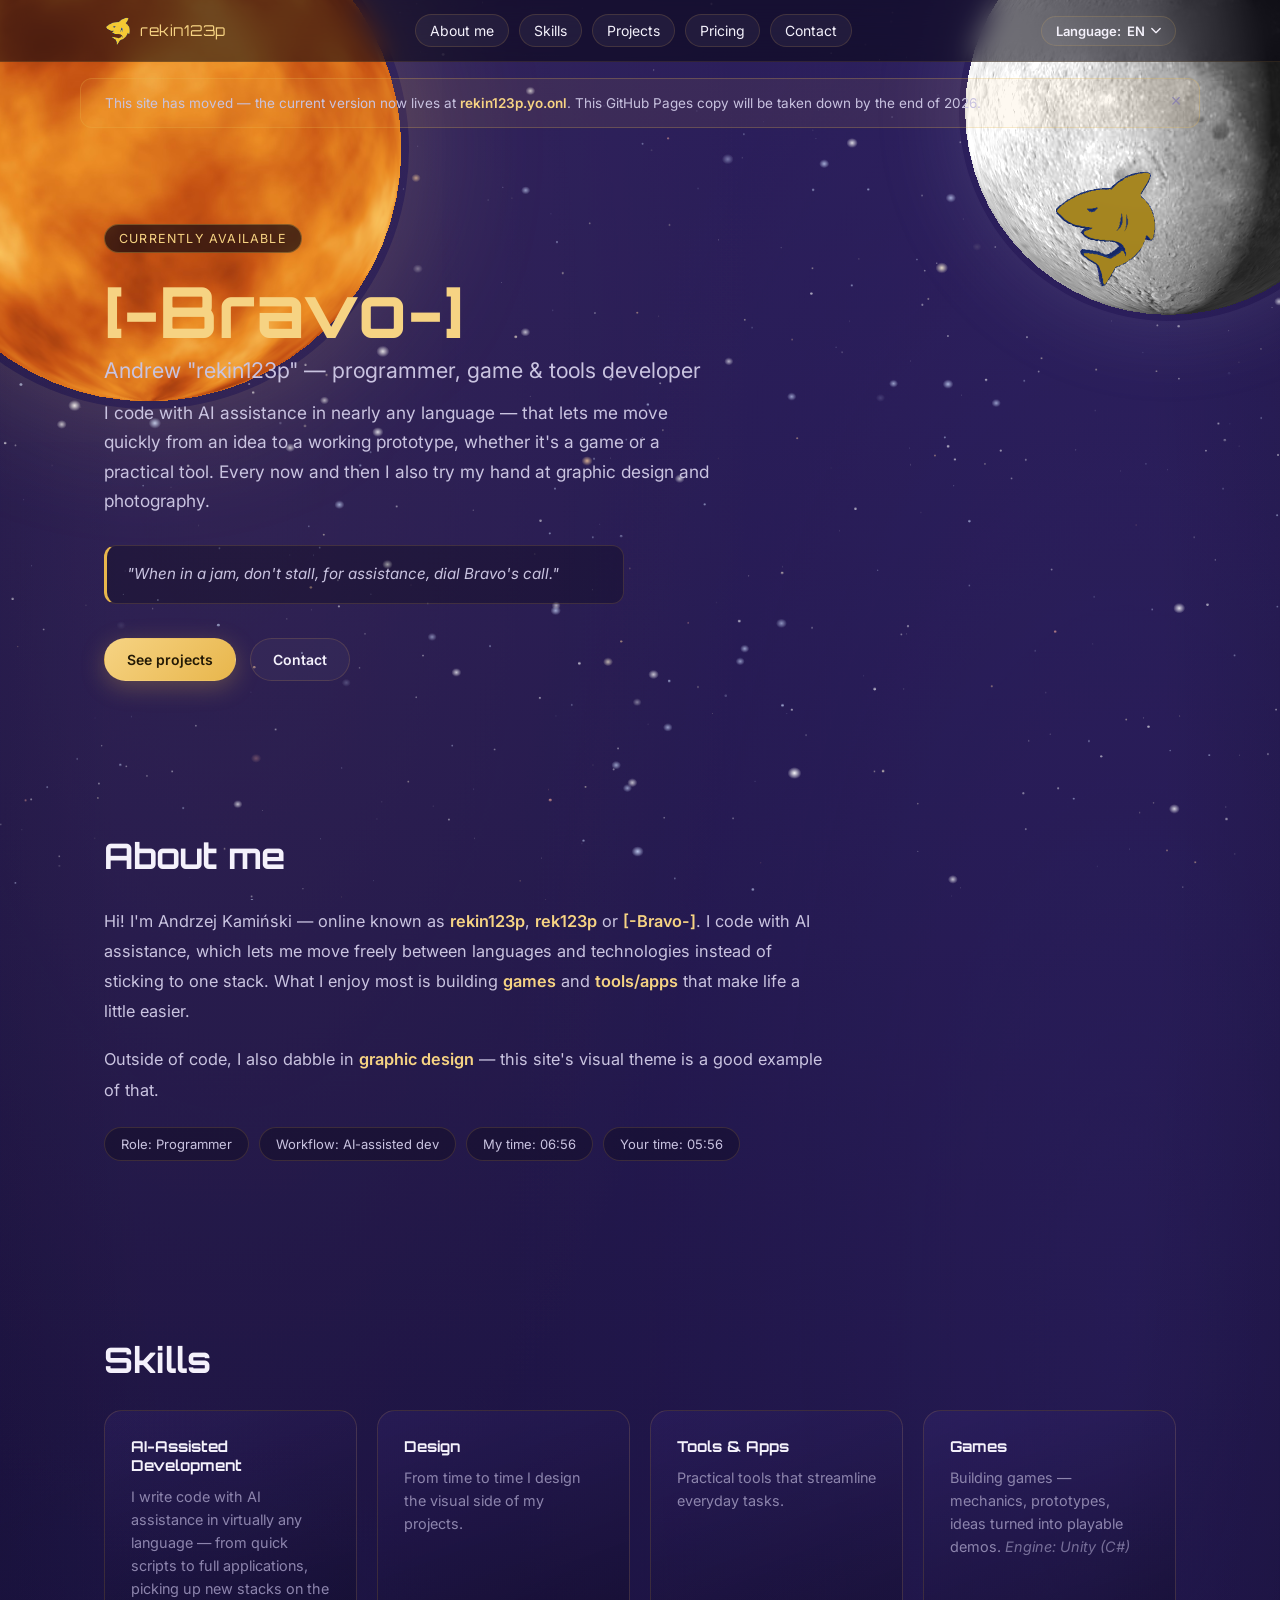
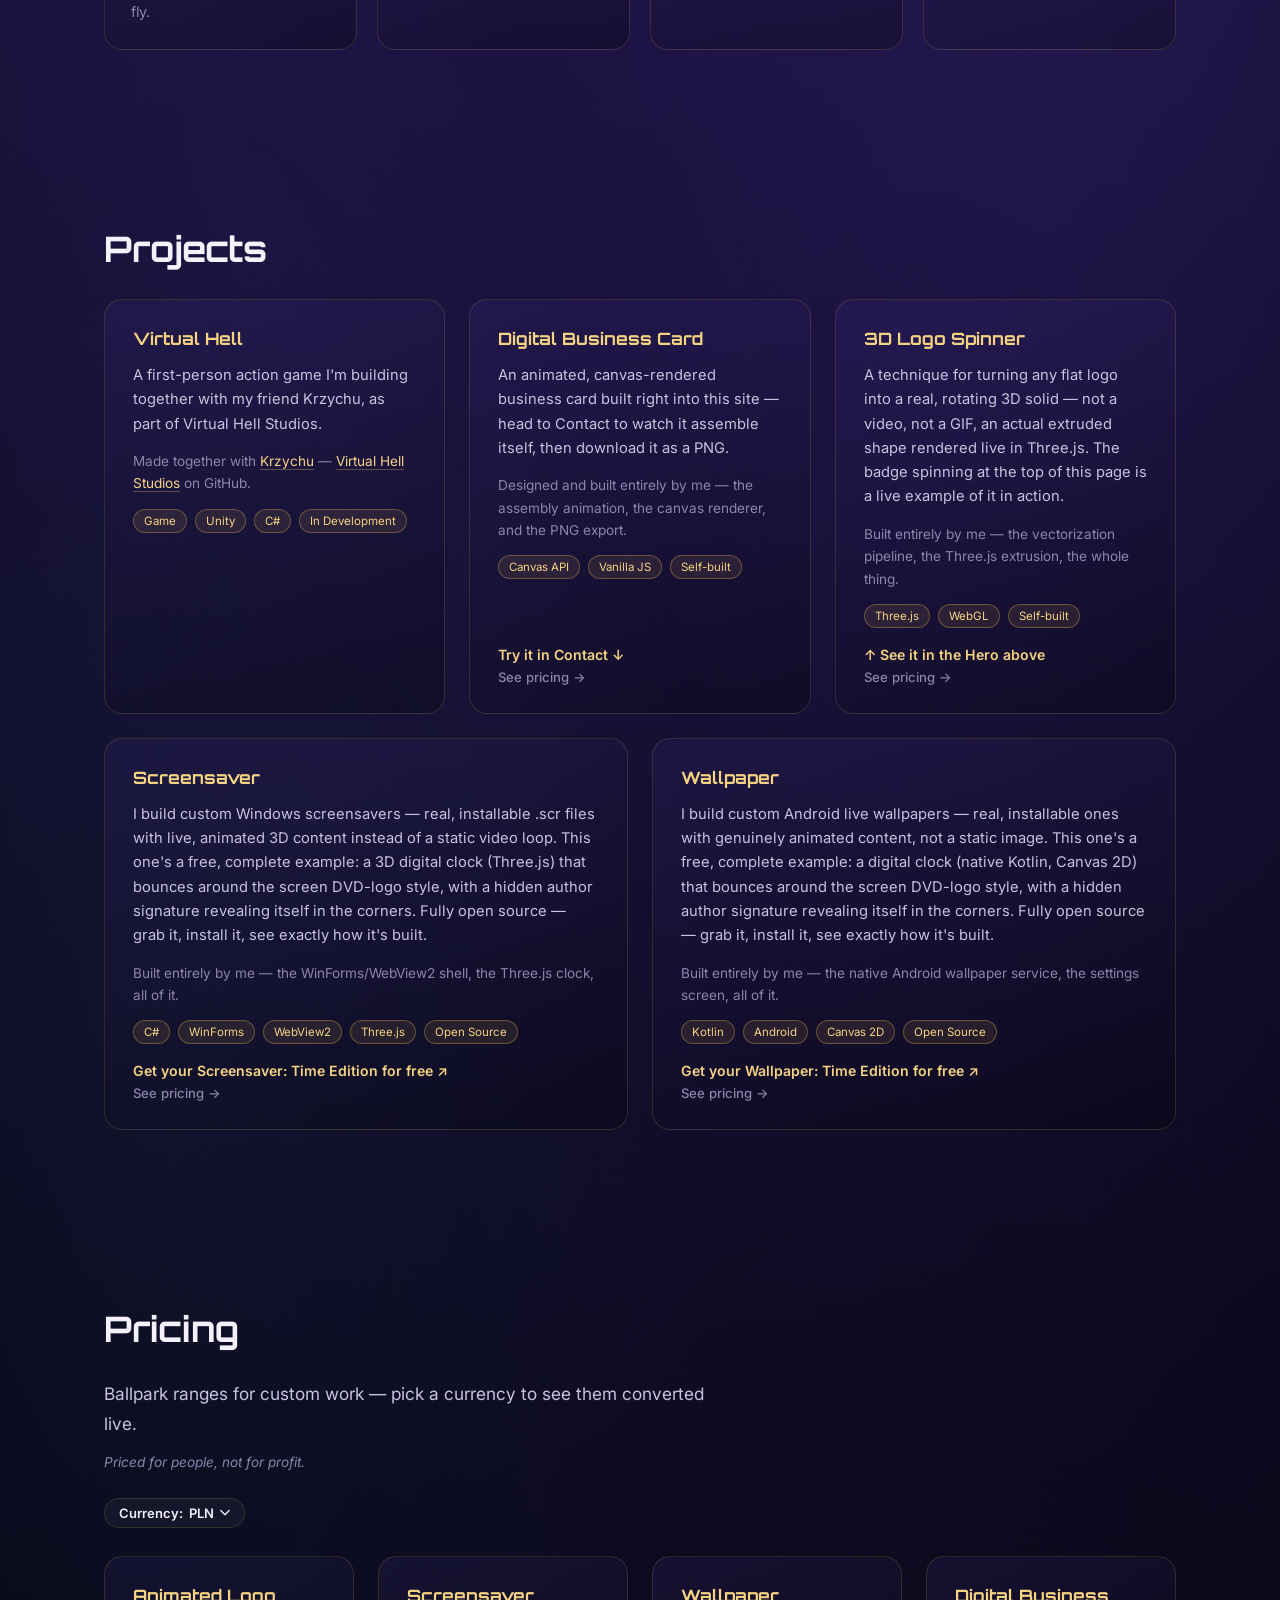
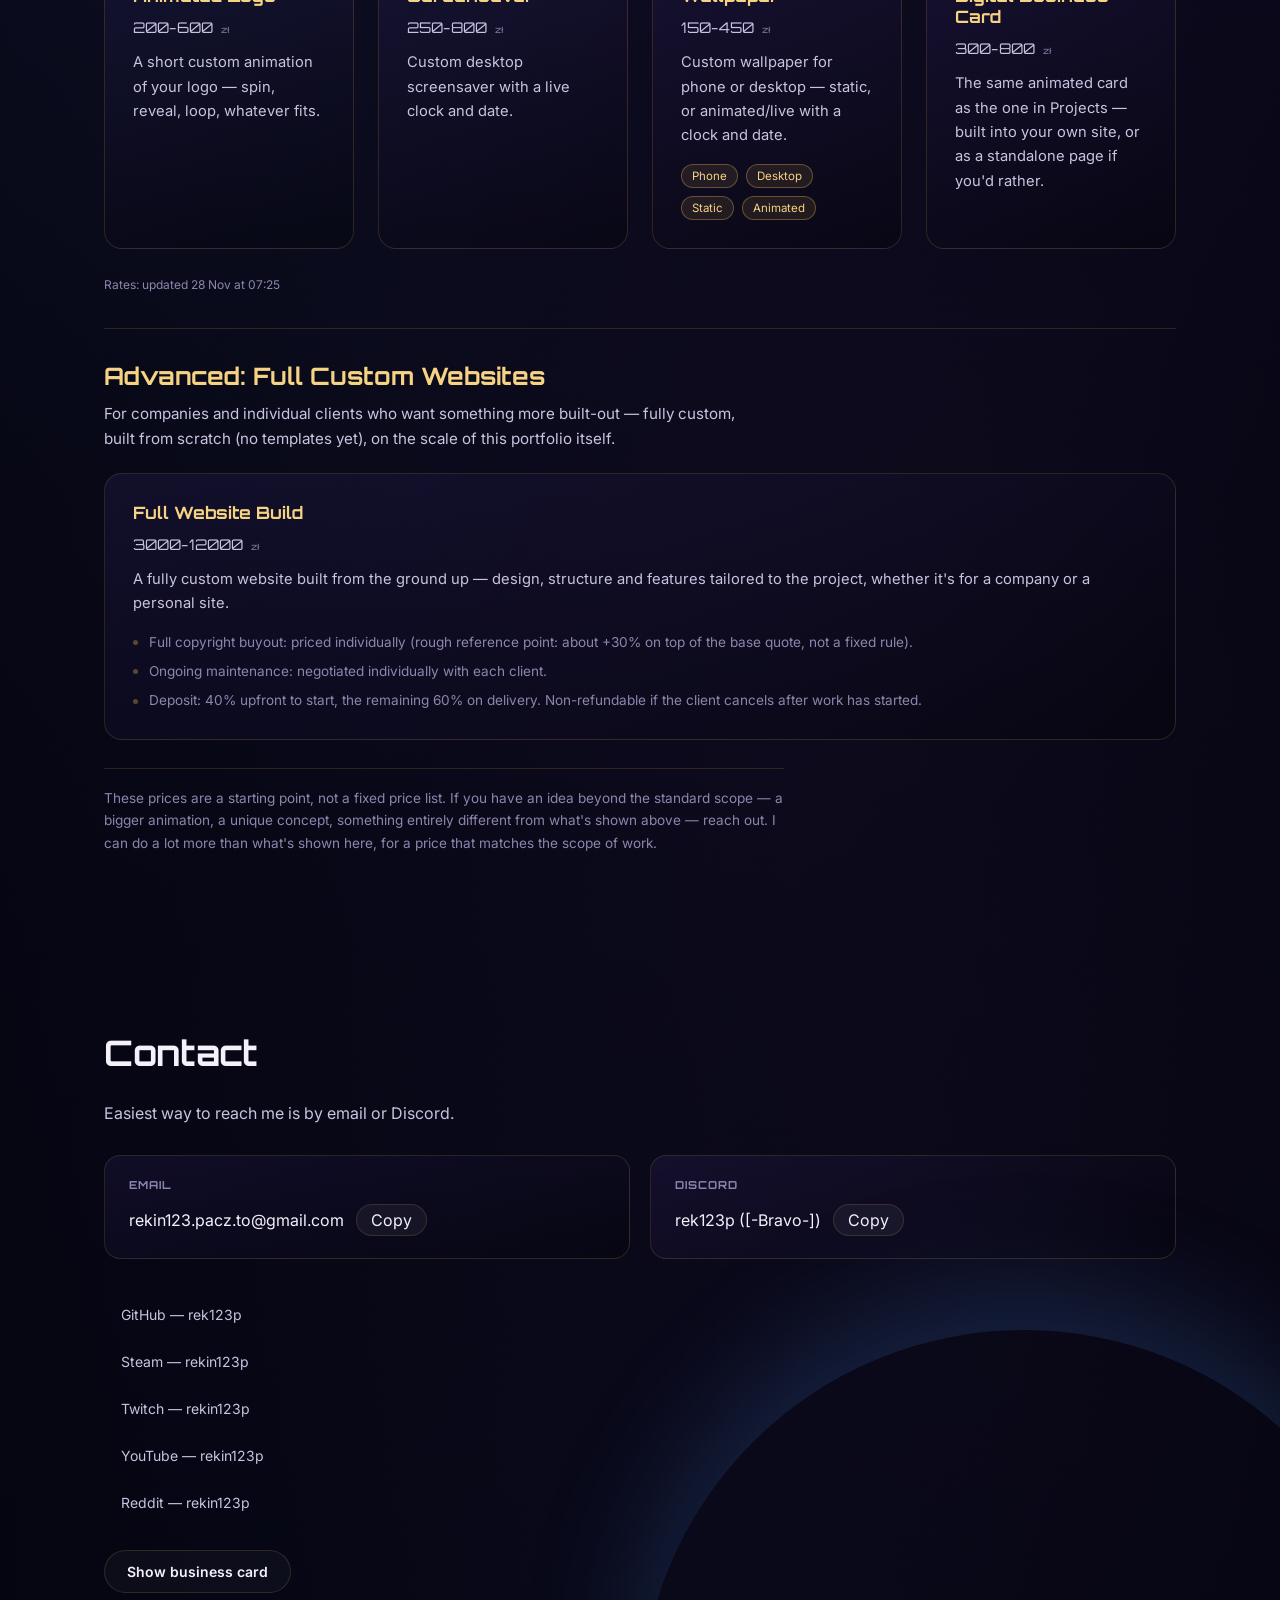
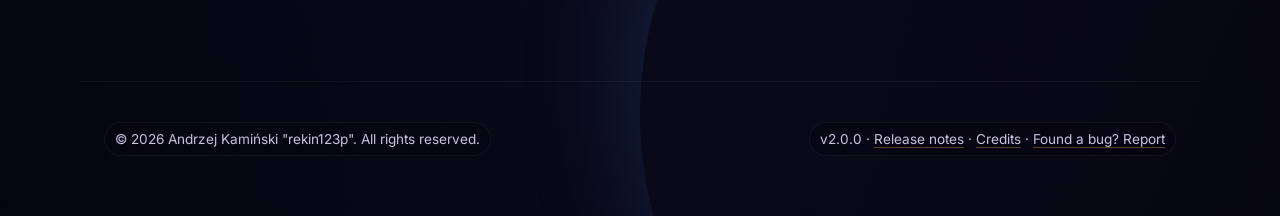
<file: index.html>
<!DOCTYPE html>
<html lang="en">
<head>
    <meta charset="UTF-8" />
    <meta name="viewport" content="width=device-width, initial-scale=1" />
    <title>Portfolio - Andrzej Kamiński</title>

    <meta name="description" content="Andrzej Kamiński (rekin123p) — AI-assisted developer crafting games, tools, and custom animations. See projects, pricing, and get in touch." />

    <meta property="og:type" content="website" />
    <meta property="og:site_name" content="rekin123p" />
    <meta property="og:title" content="Portfolio - Andrzej Kamiński" />
    <meta property="og:description" content="Andrzej Kamiński (rekin123p) — AI-assisted developer crafting games, tools, and custom animations. See projects, pricing, and get in touch." />
    <meta property="og:url" content="https://rek123p.github.io/portfolio/" />

    <meta name="twitter:card" content="summary" />
    <meta name="twitter:title" content="Portfolio - Andrzej Kamiński" />
    <meta name="twitter:description" content="Andrzej Kamiński (rekin123p) — AI-assisted developer crafting games, tools, and custom animations. See projects, pricing, and get in touch." />

    <link rel="preconnect" href="https://fonts.googleapis.com" />
    <link rel="preconnect" href="https://fonts.gstatic.com" />
    <link href="https://fonts.googleapis.com/css2?family=Orbitron:wght@500;700;800&family=Rubik:wght@500;700;800&family=Inter:wght@400;500;600;700&display=swap" rel="stylesheet" />

    <meta name="theme-color" content="#0b0a1e" />

    <link rel="icon" href="icons/favicon-32.png" sizes="32x32" type="image/png" />
    <link rel="icon" href="icons/favicon-64.png" sizes="64x64" type="image/png" />
    <link rel="apple-touch-icon" href="icons/apple-touch-icon.png" />

    <link rel="stylesheet" href="css/style.css" />
</head>
<body data-lang="en">

<div class="cosmic-bg" aria-hidden="true">
    <div class="cosmic-nebula"></div>
    <div class="cosmic-vignette"></div>
    <canvas class="cosmic-stars cosmic-stars--far"></canvas>
    <canvas class="cosmic-stars cosmic-stars-twinkle--far"></canvas>
    <canvas class="cosmic-stars cosmic-stars--mid"></canvas>
    <canvas class="cosmic-stars cosmic-stars-twinkle--mid"></canvas>
    <canvas class="cosmic-stars cosmic-stars--near"></canvas>
    <canvas class="cosmic-stars cosmic-stars-twinkle--near"></canvas>
    <div class="cosmic-sun"><div class="cosmic-sun__disc"></div><canvas class="cosmic-sun__webgl"></canvas></div>
    <div class="cosmic-moon"><div class="cosmic-moon__disc"></div><canvas class="cosmic-moon__webgl"></canvas></div>
    <div class="cosmic-earth"><div class="cosmic-earth__disc"></div><canvas class="cosmic-earth__webgl"></canvas></div>
</div>

<header>
    <nav>
        <div class="brand"><img src="icons/brand-logo.png" alt="" class="brand-icon" />rekin123p</div>
        <ul class="nav-links">
            <li><a href="#about" data-i18n="nav.about">About me</a></li>
            <li><a href="#skills" data-i18n="nav.skills">Skills</a></li>
            <li><a href="#projects" data-i18n="nav.projects">Projects</a></li>
            <li><a href="#pricing" data-i18n="nav.pricing">Pricing</a></li>
            <li><a href="#contact" data-i18n="nav.contact">Contact</a></li>
        </ul>
        <div class="lang-switch">
            <button id="langToggle" type="button" aria-haspopup="listbox" aria-expanded="false">
                <span data-i18n="nav.langLabel">Language:</span>
                <span id="langCurrent">EN</span>
                <svg class="lang-switch__caret" viewBox="0 0 12 8" aria-hidden="true">
                    <path d="M1 1l5 5 5-5" fill="none" stroke="currentColor" stroke-width="1.6" stroke-linecap="round" stroke-linejoin="round" />
                </svg>
            </button>
            <ul id="langMenu" class="lang-switch__menu" role="listbox" hidden></ul>
        </div>
    </nav>
</header>

<div id="migrationBanner" class="migration-banner" role="note">
    <p data-i18n="migration.bannerText">This site has moved — the current version now lives at <a href="https://rekin123p.yo.onl" target="_blank" rel="noopener">rekin123p.yo.onl</a>. This GitHub Pages copy will be taken down by the end of 2026.</p>
    <button type="button" id="migrationBannerClose" class="migration-banner__close" aria-label="Close">×</button>
</div>

<main>

    <section id="hero">
        <div class="hero-badge" aria-hidden="true">
            <canvas class="hero-badge__webgl"></canvas>
            <img class="hero-badge__fallback" src="icons/brand-logo.png" alt="" />
        </div>

        <span class="eyebrow" id="heroStatus" data-status="available" data-client="" data-client-url=""></span>

        <h1>
            [-Bravo-]
            <small data-i18n="hero.subtitle">Andrew "rekin123p" — programmer, game &amp; tools developer</small>
        </h1>

        <p class="lede" data-i18n="hero.lede">I code with AI assistance in nearly any language — that lets me move quickly from an idea to a working prototype, whether it's a game or a practical tool. Every now and then I also try my hand at graphic design and photography.</p>

        <blockquote class="quote-card">
            "When in a jam, don't stall, for assistance, dial Bravo's call."
        </blockquote>

        <div class="hero-actions">
            <a href="#projects" class="btn btn-primary" data-i18n="hero.ctaProjects"> See projects</a>
            <a href="#contact" class="btn btn-ghost" data-i18n="hero.ctaContact">Contact</a>
        </div>
    </section>

    <section id="about">
        <h2 data-i18n="about.heading">About me</h2>

        <p data-i18n="about.p1">Hi! I'm Andrzej Kamiński — online known as <strong>rekin123p</strong>, <strong>rek123p</strong> or <strong>[-Bravo-]</strong>. I code with AI assistance, which lets me move freely between languages and technologies instead of sticking to one stack. What I enjoy most is building <strong>games</strong> and <strong>tools/apps</strong> that make life a little easier.</p>

        <p data-i18n="about.p2">Outside of code, I also dabble in <strong>graphic design</strong> — this site's visual theme is a good example of that.</p>

        <ul class="stat-row">
            <li class="stat-chip" data-i18n="about.roleChip">Role: Programmer</li>
            <li class="stat-chip" data-i18n="about.workflowChip">Workflow: AI-assisted dev</li>
            <li class="stat-chip">
                <span data-i18n="about.myTimeLabel">My time:</span>
                <span id="myTime">—</span>
            </li>
            <li class="stat-chip">
                <span data-i18n="about.yourTimeLabel">Your time:</span>
                <span id="yourTime">—</span>
            </li>
        </ul>
    </section>

    <section id="skills">
        <h2 data-i18n="skills.heading">Skills</h2>

        <div class="skills-grid">
            <article class="skill-card">
                <h3 data-i18n="skills.ai.title">AI-Assisted Development</h3>
                <p data-i18n="skills.ai.desc">I write code with AI assistance in virtually any language — from quick scripts to full applications, picking up new stacks on the fly.</p>
            </article>

            <article class="skill-card">
                <h3 data-i18n="skills.design.title">Design</h3>
                <p data-i18n="skills.design.desc">From time to time I design the visual side of my projects.</p>
            </article>

            <article class="skill-card">
                <h3 data-i18n="skills.tools.title">Tools &amp; Apps</h3>
                <p data-i18n="skills.tools.desc">Practical tools that streamline everyday tasks.</p>
            </article>

            <article class="skill-card">
                <h3 data-i18n="skills.games.title">Games</h3>
                <p data-i18n="skills.games.desc">Building games — mechanics, prototypes, ideas turned into playable demos. <em>Engine: Unity (C#)</em></p>
            </article>
        </div>
    </section>

    <section id="projects">
        <h2 data-i18n="projects.heading">Projects</h2>

        <div class="projects-grid">
            <article class="project-card">
                <h3>Virtual Hell</h3>
                <p data-i18n="projects.virtualHell.desc">A first-person action game I'm building together with my friend Krzychu, as part of Virtual Hell Studios.</p>
                <p class="credit" data-i18n="projects.virtualHell.credit">Made together with <a href="https://trocheowojtku.rf.gd/" target="_blank" rel="noopener">Krzychu</a> — <a href="https://github.com/Virtual-Hell-Studios" target="_blank" rel="noopener">Virtual Hell Studios</a> on GitHub.</p>
                <ul class="tag-row">
                    <li class="tag" data-i18n="projects.virtualHell.tagGame">Game</li>
                    <li class="tag">Unity</li>
                    <li class="tag">C#</li>
                    <li class="tag" data-i18n="projects.virtualHell.tagStatus">In Development</li>
                </ul>
            </article>

            <article class="project-card">
                <h3 data-i18n="projects.bizCard.title">Digital Business Card</h3>
                <p data-i18n="projects.bizCard.desc">An animated, canvas-rendered business card built right into this site — head to Contact to watch it assemble itself, then download it as a PNG.</p>
                <p class="credit" data-i18n="projects.bizCard.credit">Designed and built entirely by me — the assembly animation, the canvas renderer, and the PNG export.</p>
                <ul class="tag-row">
                    <li class="tag">Canvas API</li>
                    <li class="tag">Vanilla JS</li>
                    <li class="tag" data-i18n="projects.bizCard.tagSelf">Self-built</li>
                </ul>
                <div class="project-card__ctas">
                    <a href="#contact" class="project-card__cta" data-i18n="projects.bizCard.cta">Try it in Contact ↓</a>
                    <a href="#pricing-bizcard" class="project-card__cta project-card__cta--pricing" data-i18n="projects.pricingCta">See pricing →</a>
                </div>
            </article>

            <article class="project-card">
                <h3 data-i18n="projects.logoSpinner.title">3D Logo Spinner</h3>
                <p data-i18n="projects.logoSpinner.desc">A technique for turning any flat logo into a real, rotating 3D solid — not a video, not a GIF, an actual extruded shape rendered live in Three.js. The badge spinning at the top of this page is a live example of it in action.</p>
                <p class="credit" data-i18n="projects.logoSpinner.credit">Built entirely by me — the vectorization pipeline, the Three.js extrusion, the whole thing.</p>
                <ul class="tag-row">
                    <li class="tag">Three.js</li>
                    <li class="tag">WebGL</li>
                    <li class="tag" data-i18n="projects.logoSpinner.tagSelf">Self-built</li>
                </ul>
                <div class="project-card__ctas">
                    <a href="#hero" class="project-card__cta" data-i18n="projects.logoSpinner.cta">↑ See it in the Hero above</a>
                    <a href="#pricing-logo" class="project-card__cta project-card__cta--pricing" data-i18n="projects.pricingCta">See pricing →</a>
                </div>
            </article>

            <article class="project-card">
                <h3 data-i18n="projects.screensaver.title">Screensaver</h3>
                <p data-i18n="projects.screensaver.desc">I build custom Windows screensavers — real, installable .scr files with live, animated 3D content instead of a static video loop. This one's a free, complete example: a 3D digital clock (Three.js) that bounces around the screen DVD-logo style, with a hidden author signature revealing itself in the corners. Fully open source — grab it, install it, see exactly how it's built.</p>
                <p class="credit" data-i18n="projects.screensaver.credit">Built entirely by me — the WinForms/WebView2 shell, the Three.js clock, all of it.</p>
                <ul class="tag-row">
                    <li class="tag">C#</li>
                    <li class="tag">WinForms</li>
                    <li class="tag">WebView2</li>
                    <li class="tag">Three.js</li>
                    <li class="tag" data-i18n="projects.screensaver.tagOpenSource">Open Source</li>
                </ul>
                <div class="project-card__ctas">
                    <a href="https://github.com/rek123p/Screensaver-Time-edition---stock" target="_blank" class="project-card__cta" data-i18n="projects.screensaver.cta"> Get your Screensaver: Time Edition for free ↗</a>
                    <a href="#pricing-screensaver" class="project-card__cta project-card__cta--pricing" data-i18n="projects.pricingCta">See pricing →</a>
                </div>
            </article>

            <article class="project-card">
                <h3 data-i18n="projects.wallpaper.title">Wallpaper</h3>
                <p data-i18n="projects.wallpaper.desc">I build custom Android live wallpapers — real, installable ones with genuinely animated content, not a static image. This one's a free, complete example: a digital clock (native Kotlin, Canvas 2D) that bounces around the screen DVD-logo style, with a hidden author signature revealing itself in the corners. Fully open source — grab it, install it, see exactly how it's built.</p>
                <p class="credit" data-i18n="projects.wallpaper.credit">Built entirely by me — the native Android wallpaper service, the settings screen, all of it.</p>
                <ul class="tag-row">
                    <li class="tag">Kotlin</li>
                    <li class="tag">Android</li>
                    <li class="tag">Canvas 2D</li>
                    <li class="tag" data-i18n="projects.wallpaper.tagOpenSource">Open Source</li>
                </ul>
                <div class="project-card__ctas">
                    <a href="https://github.com/rek123p/Wallpaper-Time-Edition---stock" target="_blank" rel="noopener" class="project-card__cta" data-i18n="projects.wallpaper.cta">Get your Wallpaper: Time Edition for free ↗</a>
                    <a href="#pricing-wallpaper" class="project-card__cta project-card__cta--pricing" data-i18n="projects.pricingCta">See pricing →</a>
                </div>
            </article>
        </div>
    </section>

    <section id="pricing">
        <h2 data-i18n="pricing.heading">Pricing</h2>
        <p class="lede" data-i18n="pricing.lede">Ballpark ranges for custom work — pick a currency to see them converted live.</p>
        <p class="pricing-motto" data-i18n="pricing.motto">Priced for people, not for profit.</p>

        <div class="currency-switch">
            <button id="currencyToggle" type="button" aria-haspopup="listbox" aria-expanded="false">
                <span data-i18n="pricing.currencyLabel">Currency:</span>
                <span id="currencyCurrent">PLN</span>
                <svg class="currency-switch__caret" viewBox="0 0 12 8" aria-hidden="true">
                    <path d="M1 1l5 5 5-5" fill="none" stroke="currentColor" stroke-width="1.6" stroke-linecap="round" stroke-linejoin="round" />
                </svg>
            </button>
            <div id="currencyMenu" class="currency-switch__menu" hidden>
                <input id="currencySearch" type="text" class="currency-switch__search" autocomplete="off" />
                <ul id="currencyList" class="currency-switch__list" role="listbox"></ul>
                <p id="currencySearchEmpty" class="currency-switch__empty" hidden data-i18n="pricing.currencySearchEmpty">No currencies match.</p>
            </div>
        </div>

        <div class="pricing-grid">
            <article class="pricing-card" id="pricing-logo">
                <h3 data-i18n="pricing.logo.title">Animated Logo</h3>
                <p class="pricing-card__range" data-price-min="200" data-price-max="600">
                    <span class="price-min">200</span>-<span class="price-max">600</span> <span class="price-currency">zł</span>
                </p>
                <p data-i18n="pricing.logo.desc">A short custom animation of your logo — spin, reveal, loop, whatever fits.</p>
            </article>

            <article class="pricing-card" id="pricing-screensaver">
                <h3 data-i18n="pricing.screensaver.title">Screensaver</h3>
                <p class="pricing-card__range" data-price-min="250" data-price-max="800">
                    <span class="price-min">250</span>-<span class="price-max">800</span> <span class="price-currency">zł</span>
                </p>
                <p data-i18n="pricing.screensaver.desc">Custom desktop screensaver with a live clock and date.</p>
            </article>

            <article class="pricing-card" id="pricing-wallpaper">
                <h3 data-i18n="pricing.wallpaper.title">Wallpaper</h3>
                <p class="pricing-card__range" data-price-min="150" data-price-max="450">
                    <span class="price-min">150</span>-<span class="price-max">450</span> <span class="price-currency">zł</span>
                </p>
                <p data-i18n="pricing.wallpaper.desc">Custom wallpaper for phone or desktop — static, or animated/live with a clock and date.</p>
                <ul class="tag-row">
                    <li class="tag" data-i18n="pricing.wallpaper.tagPhone">Phone</li>
                    <li class="tag" data-i18n="pricing.wallpaper.tagDesktop">Desktop</li>
                    <li class="tag" data-i18n="pricing.wallpaper.tagStatic">Static</li>
                    <li class="tag" data-i18n="pricing.wallpaper.tagAnimated">Animated</li>
                </ul>
            </article>

            <article class="pricing-card" id="pricing-bizcard">
                <h3 data-i18n="pricing.bizCard.title">Digital Business Card</h3>
                <p class="pricing-card__range" data-price-min="300" data-price-max="800">
                    <span class="price-min">300</span>-<span class="price-max">800</span> <span class="price-currency">zł</span>
                </p>
                <p data-i18n="pricing.bizCard.desc">The same animated card as the one in Projects — built into your own site, or as a standalone page if you'd rather.</p>
            </article>
        </div>

        <p class="pricing-updated">
            <span data-i18n="pricing.updatedLabel">Rates:</span>
            <span id="pricingUpdated">—</span>
        </p>

        <div class="pricing-tier pricing-tier--advanced">
            <h3 class="pricing-tier__heading" data-i18n="pricing.advanced.heading">Advanced: Full Custom Websites</h3>
            <p class="pricing-tier__lede" data-i18n="pricing.advanced.lede">For companies and individual clients who want something more built-out — fully custom, built from scratch (no templates yet), on the scale of this portfolio itself.</p>

            <div class="pricing-grid">
                <article class="pricing-card">
                    <h3 data-i18n="pricing.webpage.title">Full Website Build</h3>
                    <p class="pricing-card__range" data-price-min="3000" data-price-max="12000">
                        <span class="price-min">3000</span>-<span class="price-max">12000</span> <span class="price-currency">zł</span>
                    </p>
                    <p data-i18n="pricing.webpage.desc">A fully custom website built from the ground up — design, structure and features tailored to the project, whether it's for a company or a personal site.</p>
                    <ul class="pricing-extras">
                        <li data-i18n="pricing.webpage.rights">Full copyright buyout: priced individually (rough reference point: about +30% on top of the base quote, not a fixed rule).</li>
                        <li data-i18n="pricing.webpage.maintenance">Ongoing maintenance: negotiated individually with each client.</li>
                        <li data-i18n="pricing.webpage.deposit">Deposit: 40% upfront to start, the remaining 60% on delivery. Non-refundable if the client cancels after work has started.</li>
                    </ul>
                </article>
            </div>
        </div>

        <p class="pricing-disclaimer" data-i18n="pricing.disclaimer">These prices are a starting point, not a fixed price list. If you have an idea beyond the standard scope — a bigger animation, a unique concept, something entirely different from what's shown above — reach out. I can do a lot more than what's shown here, for a price that matches the scope of work.</p>
    </section>

    <section id="contact">
        <h2 data-i18n="contact.heading">Contact</h2>
        <p data-i18n="contact.lede">Easiest way to reach me is by email or Discord.</p>

        <div class="contact-grid">
            <div class="contact-item">
                <h3>Email</h3>
                <a href="mailto:rekin123.pacz.to@gmail.com">rekin123.pacz.to@gmail.com</a>
                <button class="copy-btn" type="button" data-copy="rekin123.pacz.to@gmail.com">
                    <span data-i18n="common.copy">Copy</span>
                </button>
            </div>
            <div class="contact-item">
                <h3>Discord</h3>
                <span><a href="https://discord.com/users/767630233926762526" target="_blank" rel="noopener">rek123p ([-Bravo-])</a></span>
                <button class="copy-btn" type="button" data-copy="rek123p">
                    <span data-i18n="common.copy">Copy</span>
                </button>
            </div>
        </div>

        <ul class="social-list">
            <li><a href="https://github.com/rek123p" target="_blank" rel="noopener">GitHub — rek123p</a></li>
            <li><a href="https://steamcommunity.com/profiles/76561199148926524/" target="_blank" rel="noopener">Steam — rekin123p</a></li>
            <li><a href="https://twitch.tv/rekin123p" target="_blank" rel="noopener">Twitch — rekin123p</a></li>
            <li><a href="https://youtube.com/@rekin123p" target="_blank" rel="noopener">YouTube — rekin123p</a></li>
            <li><a href="https://reddit.com/user/rekin123p" target="_blank" rel="noopener">Reddit — rekin123p</a></li>
        </ul>

        <button type="button" class="btn btn-ghost business-card-trigger" id="showCardBtn" data-i18n="contact.showCard">Show business card</button>
    </section>

</main>

<div class="card-modal" id="cardModal" hidden>
    <div class="card-modal__backdrop" data-card-close></div>
    <div class="card-modal__panel">
        <button type="button" class="card-modal__close" data-card-close aria-label="Close">&times;</button>

        <div class="biz-card" id="bizCard">
            <div class="biz-card__piece biz-card__bg"></div>
            <img class="biz-card__piece biz-card__logo" src="icons/icon-512.png" alt="">
            <div class="biz-card__piece biz-card__name">
                <span class="biz-card__fullname">Andrzej Kamiński</span>
                <span class="biz-card__handle">rekin123p</span>
            </div>
            <div class="biz-card__piece biz-card__contact">
                <span>+48 663 842 868</span>
                <span>rekin123.pacz.to@gmail.com</span>
                <span>Discord: rek123p</span>
            </div>
            <ul class="biz-card__piece biz-card__tags">
                <li data-i18n="card.tag.ai">AI-assisted dev</li>
                <li data-i18n="card.tag.tools">Tools &amp; apps</li>
                <li data-i18n="card.tag.design">Design &amp; motion</li>
                <li data-i18n="card.tag.games">Games</li>
            </ul>
        </div>

        <button type="button" class="btn btn-primary card-modal__download" id="downloadCardBtn" data-i18n="card.download">Download</button>
    </div>
</div>

<footer>
    <div class="footer-inner">
        <p>
            © <span id="year">2026</span> Andrzej Kamiński "rekin123p".
            <span data-i18n="footer.rights">All rights reserved.</span>
        </p>
        <p>
            <span class="footer-version">v—</span>
            ·
            <a href="changelog.html?project=site" data-i18n="footer.siteChangelog">Release notes</a>
            ·
            <a href="credits.html" data-i18n="footer.credits">Credits</a>
            ·
            <a href="#contact" data-i18n="footer.reportBug">Found a bug? Report</a>
        </p>
    </div>
</footer>

<script src="js/app.js"></script>
<script type="module" src="js/cosmic-webgl.js"></script>
<script src="js/shark-logo-shapes.js"></script>
<script type="module" src="js/shark-logo.js"></script>
</body>
</html>
</file>
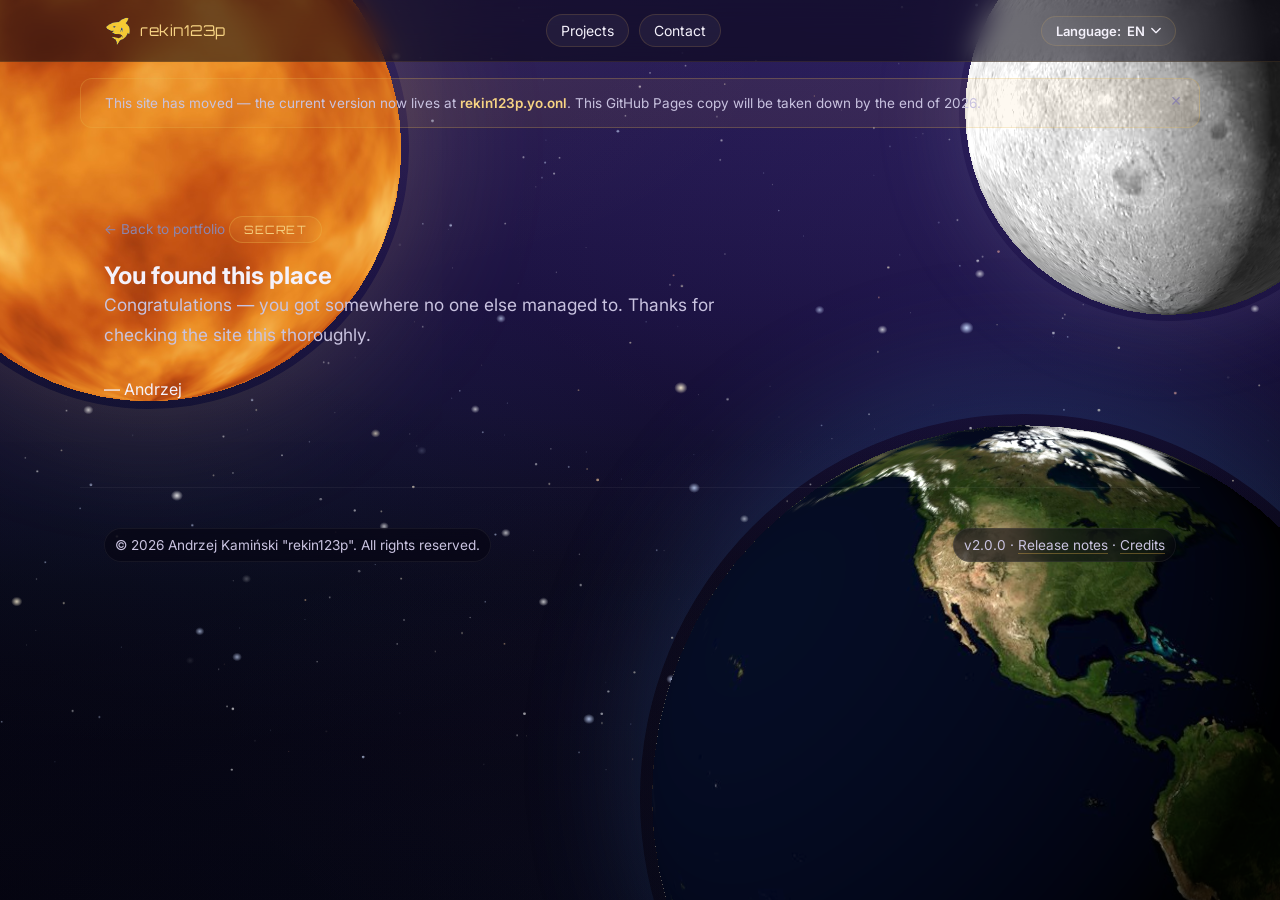
<file: abyss.html>
<!DOCTYPE html>
<html lang="en">
<head>
    <meta charset="UTF-8" />
    <meta name="viewport" content="width=device-width, initial-scale=1" />
    <title>You Found It - Andrzej Kamiński</title>

    <meta name="robots" content="noindex, nofollow" />
    <meta name="theme-color" content="#0b0a1e" />

    <link rel="icon" href="icons/favicon-32.png" sizes="32x32" type="image/png" />
    <link rel="icon" href="icons/favicon-64.png" sizes="64x64" type="image/png" />
    <link rel="apple-touch-icon" href="icons/apple-touch-icon.png" />

    <link rel="preconnect" href="https://fonts.googleapis.com" />
    <link rel="preconnect" href="https://fonts.gstatic.com" crossorigin />
    <link href="https://fonts.googleapis.com/css2?family=Orbitron:wght@500;700;800&family=Rubik:wght@500;700;800&family=Inter:wght@400;500;600;700&display=swap" rel="stylesheet" />

    <link rel="stylesheet" href="css/style.css" />
</head>
<body data-lang="en">

<div class="cosmic-bg" aria-hidden="true">
    <div class="cosmic-nebula"></div>
    <div class="cosmic-vignette"></div>
    <canvas class="cosmic-stars cosmic-stars--far"></canvas>
    <canvas class="cosmic-stars cosmic-stars-twinkle--far"></canvas>
    <canvas class="cosmic-stars cosmic-stars--mid"></canvas>
    <canvas class="cosmic-stars cosmic-stars-twinkle--mid"></canvas>
    <canvas class="cosmic-stars cosmic-stars--near"></canvas>
    <canvas class="cosmic-stars cosmic-stars-twinkle--near"></canvas>
    <div class="cosmic-sun"><div class="cosmic-sun__disc"></div><canvas class="cosmic-sun__webgl"></canvas></div>
    <div class="cosmic-moon"><div class="cosmic-moon__disc"></div><canvas class="cosmic-moon__webgl"></canvas></div>
    <div class="cosmic-earth"><div class="cosmic-earth__disc"></div><canvas class="cosmic-earth__webgl"></canvas></div>
</div>

<header>
    <nav>
        <a href="index.html" class="brand"><img class="brand-icon" src="icons/brand-logo.png" alt="">rekin123p</a>
        <ul class="nav-links">
            <li><a href="index.html#projects" data-i18n="nav.projects">Projects</a></li>
            <li><a href="index.html#contact" data-i18n="nav.contact">Contact</a></li>
        </ul>
        <div class="lang-switch">
            <button id="langToggle" type="button" aria-haspopup="listbox" aria-expanded="false">
                <span data-i18n="nav.langLabel">Language:</span>
                <span id="langCurrent">EN</span>
                <svg class="lang-switch__caret" viewBox="0 0 12 8" aria-hidden="true">
                    <path d="M1 1l5 5 5-5" fill="none" stroke="currentColor" stroke-width="1.6" stroke-linecap="round" stroke-linejoin="round" />
                </svg>
            </button>
            <ul id="langMenu" class="lang-switch__menu" role="listbox" hidden></ul>
        </div>
    </nav>
</header>

<div id="migrationBanner" class="migration-banner" role="note">
    <p data-i18n="migration.bannerText">This site has moved — the current version now lives at <a href="https://rekin123p.yo.onl" target="_blank" rel="noopener">rekin123p.yo.onl</a>. This GitHub Pages copy will be taken down by the end of 2026.</p>
    <button type="button" id="migrationBannerClose" class="migration-banner__close" aria-label="Close">×</button>
</div>

<main>
    <section id="secret">
        <a href="index.html" class="back-link" data-i18n="secret.backLink">← Back to portfolio</a>

        <span class="section-tag" data-i18n="secret.tag">Secret</span>
        <h1 data-i18n="secret.heading">You found this place</h1>
        <p class="lede" data-i18n="secret.message">Congratulations — you got somewhere no one else managed to. Thanks for checking the site this thoroughly.</p>
        <p data-i18n="secret.signature">— Andrzej</p>
    </section>
</main>

<footer>
    <div class="footer-inner">
        <p>
            © <span id="year">2026</span> Andrzej Kamiński "rekin123p".
            <span data-i18n="footer.rights">All rights reserved.</span>
        </p>
        <p>
            <span class="footer-version">v—</span>
            ·
            <a href="changelog.html?project=site" data-i18n="footer.siteChangelog">Release notes</a>
            ·
            <a href="credits.html" data-i18n="footer.credits">Credits</a>
        </p>
    </div>
</footer>

<script src="js/app.js"></script>
<script type="module" src="js/cosmic-webgl.js"></script>
</body>
</html>
</file>
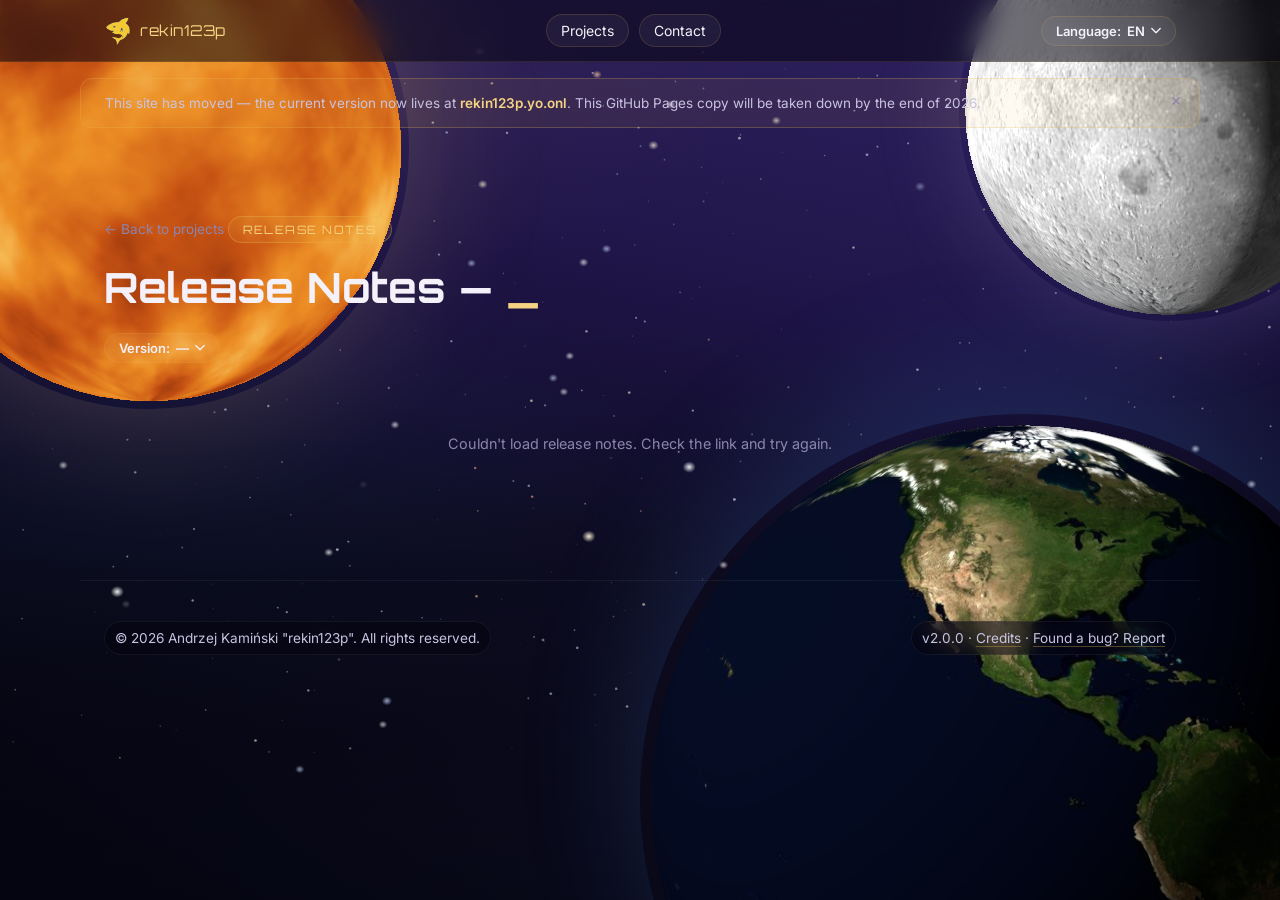
<file: changelog.html>
<!DOCTYPE html>
<html lang="en">
<head>
    <meta charset="UTF-8" />
    <meta name="viewport" content="width=device-width, initial-scale=1" />
    <title>Release Notes - Andrzej Kamiński</title>

    <meta name="theme-color" content="#0b0a1e" />

    <link rel="icon" href="icons/favicon-32.png" sizes="32x32" type="image/png" />
    <link rel="icon" href="icons/favicon-64.png" sizes="64x64" type="image/png" />
    <link rel="apple-touch-icon" href="icons/apple-touch-icon.png" />

    <link rel="preconnect" href="https://fonts.googleapis.com" />
    <link rel="preconnect" href="https://fonts.gstatic.com" crossorigin />
    <link href="https://fonts.googleapis.com/css2?family=Orbitron:wght@500;700;800&family=Rubik:wght@500;700;800&family=Inter:wght@400;500;600;700&display=swap" rel="stylesheet" />
    
    <link rel="stylesheet" href="css/style.css" />
</head>
<body data-lang="en">

<div class="cosmic-bg" aria-hidden="true">
    <div class="cosmic-nebula"></div>
    <div class="cosmic-vignette"></div>
    <canvas class="cosmic-stars cosmic-stars--far"></canvas>
    <canvas class="cosmic-stars cosmic-stars-twinkle--far"></canvas>
    <canvas class="cosmic-stars cosmic-stars--mid"></canvas>
    <canvas class="cosmic-stars cosmic-stars-twinkle--mid"></canvas>
    <canvas class="cosmic-stars cosmic-stars--near"></canvas>
    <canvas class="cosmic-stars cosmic-stars-twinkle--near"></canvas>
    <div class="cosmic-sun"><div class="cosmic-sun__disc"></div><canvas class="cosmic-sun__webgl"></canvas></div>
    <div class="cosmic-moon"><div class="cosmic-moon__disc"></div><canvas class="cosmic-moon__webgl"></canvas></div>
    <div class="cosmic-earth"><div class="cosmic-earth__disc"></div><canvas class="cosmic-earth__webgl"></canvas></div>
</div>

<header>
    <nav>
        <a href="index.html" class="brand"><img class="brand-icon" src="icons/brand-logo.png" alt="">rekin123p</a>
        <ul class="nav-links">
            <li><a href="index.html#projects" data-i18n="nav.projects">Projects</a></li>
            <li><a href="index.html#contact" data-i18n="nav.contact">Contact</a></li>
        </ul>
        <div class="lang-switch">
            <button id="langToggle" type="button" aria-haspopup="listbox" aria-expanded="false">
                <span data-i18n="nav.langLabel">Language:</span>
                <span id="langCurrent">EN</span>
                <svg class="lang-switch__caret" viewBox="0 0 12 8" aria-hidden="true">
                    <path d="M1 1l5 5 5-5" fill="none" stroke="currentColor" stroke-width="1.6" stroke-linecap="round" stroke-linejoin="round" />
                </svg>
            </button>
            <ul id="langMenu" class="lang-switch__menu" role="listbox" hidden></ul>
        </div>
    </nav>
</header>

<div id="migrationBanner" class="migration-banner" role="note">
    <p data-i18n="migration.bannerText">This site has moved — the current version now lives at <a href="https://rekin123p.yo.onl" target="_blank" rel="noopener">rekin123p.yo.onl</a>. This GitHub Pages copy will be taken down by the end of 2026.</p>
    <button type="button" id="migrationBannerClose" class="migration-banner__close" aria-label="Close">×</button>
</div>

<main>
    <section id="changelog">
        <a href="index.html#projects" class="back-link" data-i18n="changelog.backLink">← Back to projects</a>

        <span class="section-tag" data-i18n="changelog.tag">Release Notes</span>
        <h1><span data-i18n="changelog.heading">Release Notes — </span><span id="projectName">_</span></h1>

        <div class="version-switch">
            <button id="versionToggle" type="button" aria-haspopup="listbox" aria-expanded="false">
                <span data-i18n="changelog.versionLabel">Version:</span>
                <span id="versionCurrent">—</span>
                <svg class="version-switch__caret" viewBox="0 0 12 8" aria-hidden="true">
                    <path d="M1 1l5 5 5-5" fill="none" stroke="currentColor" stroke-width="1.6" stroke-linecap="round" stroke-linejoin="round" />
                </svg>
            </button>
            <div id="versionMenu" class="version-switch__menu" hidden>
                <input id="versionSearch" type="text" class="version-switch__search" autocomplete="off" />
                <ul id="versionList" class="version-switch__list" role="listbox"></ul>
                <p id="versionSearchEmpty" class="version-switch__empty" hidden data-i18n="changelog.versionSearchEmpty">No versions match.</p>
            </div>
        </div>

        <div id="changelogList" class="changelog-list"></div>

        <p id="changelogEmpty" class="changelog-note" hidden data-i18n="changelog.empty">No release notes yet.</p>

        <p id="changelogError" class="changelog-note" hidden data-i18n="changelog.error">Couldn't load release notes. Check the link and try again.</p>
    </section>
</main>

<footer>
    <div class="footer-inner">
        <p>
            © <span id="year">2026</span> Andrzej Kamiński "rekin123p".
            <span data-i18n="footer.rights">All rights reserved.</span>
        </p>
        <p>
            <span class="footer-version">v—</span>
            ·
            <a href="credits.html" data-i18n="footer.credits">Credits</a>
            ·
            <a href="index.html#contact" data-i18n="footer.reportBug">Found a bug? Report</a>
        </p>
    </div>
</footer>

<script src="js/app.js"></script>
<script type="module" src="js/cosmic-webgl.js"></script>
<script src="js/changelog.js"></script>
</body>
</html>
</file>
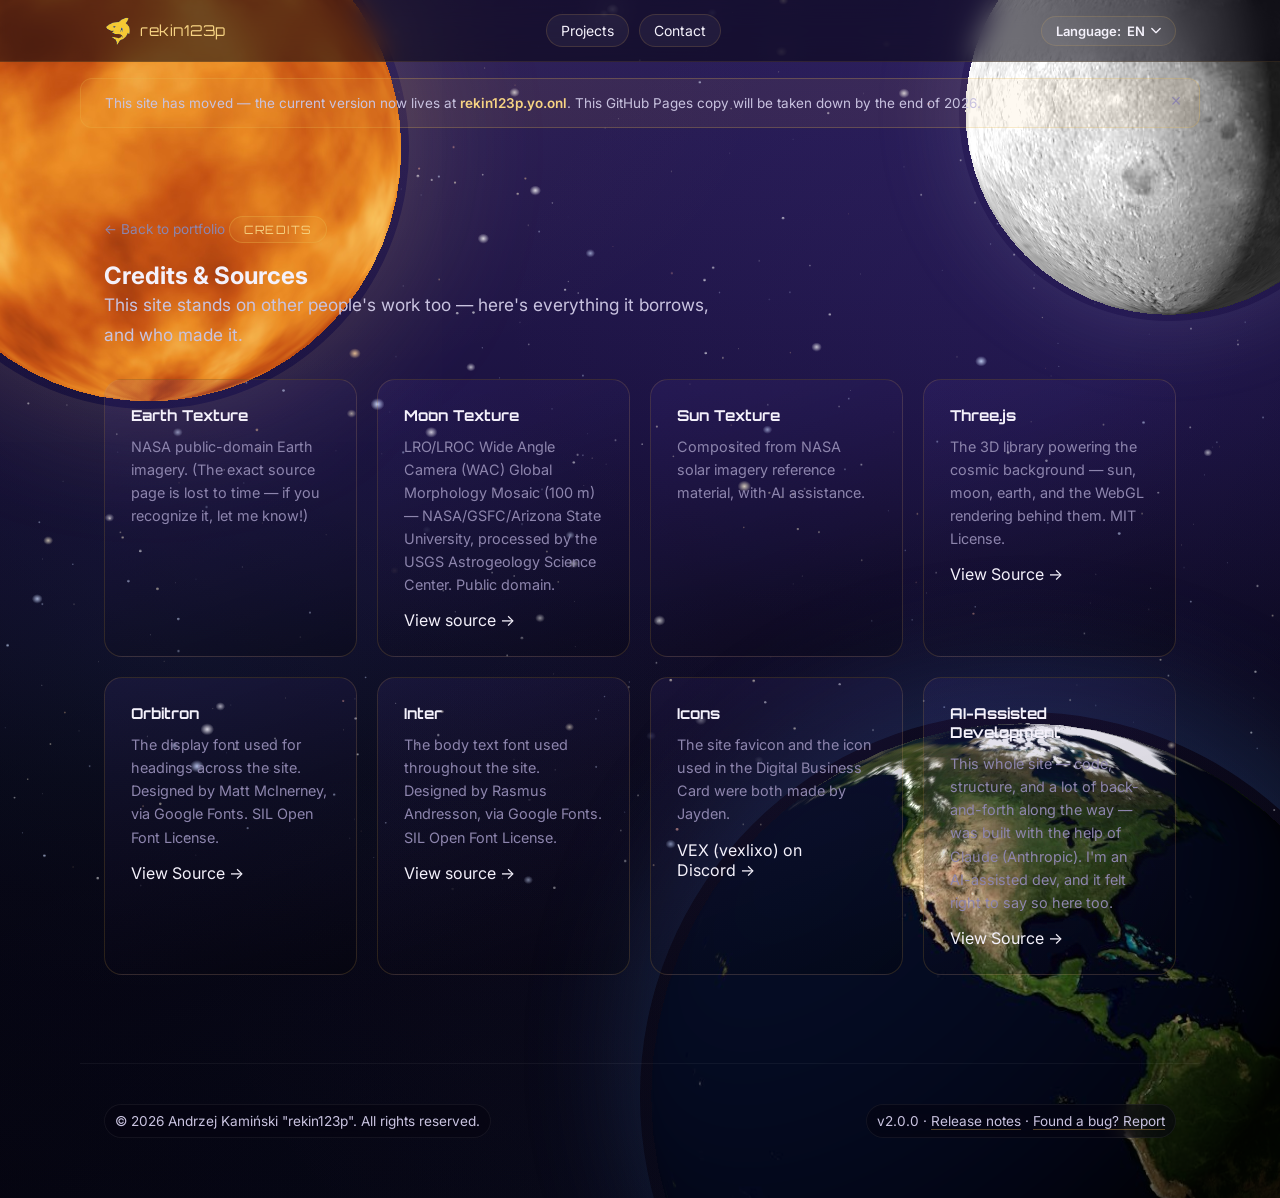
<file: credits.html>
<!DOCTYPE html>
<html lang="en">
<head>
    <meta charset="UTF-8" />
    <meta name="viewport" content="width=device-width, initial-scale=1" />
    <title>Credits - Andrzej Kamiński</title>

    <meta name="theme-color" content="#0b0a1e" />

    <link rel="icon" href="icons/favicon-32.png" sizes="32x32" type="image/png" />
    <link rel="icon" href="icons/favicon-64.png" sizes="64x64" type="image/png" />
    <link rel="apple-touch-icon" href="icons/apple-touch-icon.png" />

    <link rel="preconnect" href="https://fonts.googleapis.com" />
    <link rel="preconnect" href="https://fonts.gstatic.com" crossorigin />
    <link href="https://fonts.googleapis.com/css2?family=Orbitron:wght@500;700;800&family=Rubik:wght@500;700;800&family=Inter:wght@400;500;600;700&display=swap" rel="stylesheet" />

    <link rel="stylesheet" href="css/style.css" />
</head>
<body data-lang="en">

<div class="cosmic-bg" aria-hidden="true">
    <div class="cosmic-nebula"></div>
    <div class="cosmic-vignette"></div>
    <canvas class="cosmic-stars cosmic-stars--far"></canvas>
    <canvas class="cosmic-stars cosmic-stars-twinkle--far"></canvas>
    <canvas class="cosmic-stars cosmic-stars--mid"></canvas>
    <canvas class="cosmic-stars cosmic-stars-twinkle--mid"></canvas>
    <canvas class="cosmic-stars cosmic-stars--near"></canvas>
    <canvas class="cosmic-stars cosmic-stars-twinkle--near"></canvas>
    <div class="cosmic-sun"><div class="cosmic-sun__disc"></div><canvas class="cosmic-sun__webgl"></canvas></div>
    <div class="cosmic-moon"><div class="cosmic-moon__disc"></div><canvas class="cosmic-moon__webgl"></canvas></div>
    <div class="cosmic-earth"><div class="cosmic-earth__disc"></div><canvas class="cosmic-earth__webgl"></canvas></div>
</div>

<header>
    <nav>
        <a href="index.html" class="brand"><img class="brand-icon" src="icons/brand-logo.png" alt="">rekin123p</a>
        <ul class="nav-links">
            <li><a href="index.html#projects" data-i18n="nav.projects">Projects</a></li>
            <li><a href="index.html#contact" data-i18n="nav.contact">Contact</a></li>
        </ul>
        <div class="lang-switch">
            <button id="langToggle" type="button" aria-haspopup="listbox" aria-expanded="false">
                <span data-i18n="nav.langLabel">Language:</span>
                <span id="langCurrent">EN</span>
                <svg class="lang-switch__caret" viewBox="0 0 12 8" aria-hidden="true">
                    <path d="M1 1l5 5 5-5" fill="none" stroke="currentColor" stroke-width="1.6" stroke-linecap="round" stroke-linejoin="round" />
                </svg>
            </button>
            <ul id="langMenu" class="lang-switch__menu" role="listbox" hidden></ul>
        </div>
    </nav>
</header>

<div id="migrationBanner" class="migration-banner" role="note">
    <p data-i18n="migration.bannerText">This site has moved — the current version now lives at <a href="https://rekin123p.yo.onl" target="_blank" rel="noopener">rekin123p.yo.onl</a>. This GitHub Pages copy will be taken down by the end of 2026.</p>
    <button type="button" id="migrationBannerClose" class="migration-banner__close" aria-label="Close">×</button>
</div>

<main>
    <section id="credits">
        <a href="index.html" class="back-link" data-i18n="credits.backLink">← Back to portfolio</a>

        <span class="section-tag" data-i18n="credits.tag">Credits</span>
        <h1 data-i18n="credits.heading">Credits &amp; Sources</h1>
        <p class="lede" data-i18n="credits.lede">This site stands on other people's work too — here's everything it borrows, and who made it.</p>

        <div class="skills-grid">
            <article class="skill-card">
                <h3 data-i18n="credits.earth.title">Earth Texture</h3>
                <p data-i18n="credits.earth.desc">NASA public-domain Earth imagery. (The exact source page is lost to time — if you recognize it, let me know!)</p>
            </article>

            <article class="skill-card">
                <h3 data-i18n="credits.moon.title">Moon Texture</h3>
                <p data-i18n="credits.moon.desc">LRO/LROC Wide Angle Camera (WAC) Global Morphology Mosaic (100 m) — NASA/GSFC/Arizona State University, processed by the USGS Astrogeology Science Center. Public domain.</p>
                <a href="https://www.usgs.gov/media/images/moon-lro-lroc-wac-global-morphology-mosaic-100-m" target="_blank" rel="noopener" data-i18n="credits.viewSource">View source →</a>
            </article>

            <article class="skill-card">
                <h3 data-i18n="credits.sun.title">Sun Texture</h3>
                <p data-i18n="credits.sun.desc">Composited from NASA solar imagery reference material, with AI assistance.</p>
            </article>

            <article class="skill-card">
                <h3 data-i18n="credits.threejs.title">Three.js</h3>
                <p data-i18n="credits.threejs.desc">The 3D library powering the cosmic background — sun, moon, earth, and the WebGL rendering behind them. MIT License.</p>
                <a href="https://threejs.org/" target="_blank" rel="noopener" data-i18n="credits.viewSource">View Source →</a>
            </article>

            <article class="skill-card">
                <h3 data-i18n="credits.orbitron.title">Orbitron</h3>
                <p data-i18n="credits.orbitron.desc">The display font used for headings across the site. Designed by Matt McInerney, via Google Fonts. SIL Open Font License.</p>
                <a href="https://fonts.google.com/specimen/Orbitron" target="_blank" rel="noopener" data-i18n="credits.viewSource">View Source →</a>
            </article>

            <article class="skill-card">
                <h3 data-i18n="credits.inter.title">Inter</h3>
                <p data-i18n="credits.inter.desc">The body text font used throughout the site. Designed by Rasmus Andresson, via Google Fonts. SIL Open Font License.</p>
                <a href="https://fonts.google.com/specimen/Inter" target="_blank" rel="noopener" data-i18n="credits.viewSource">View source →</a>
            </article>

            <article class="skill-card">
                <h3 data-i18n="credits.jayden.title">Icons</h3>
                <p data-i18n="credits.jayden.desc">The site favicon and the icon used in the Digital Business Card were both made by Jayden.</p>
                <a href="https://discord.com/users/672863453014130715" target="_blank" rel="noopener" data-i18n="credits.jayden.discord">VEX (vexlixo) on Discord&nbsp;→</a>
            </article>

            <article class="skill-card">
                <h3 data-i18n="credits.ai.title">AI-Assisted Development</h3>
                <p data-i18n="credits.ai.desc">This whole site — code, structure, and a lot of back-and-forth along the way — was built with the help of Claude (Anthropic). I'm an AI-assisted dev, and it felt right to say so here too.</p>
                <a href="https://claude.com" target="_blank" rel="noopener" data-i18n="credits.viewSource">View Source →</a>
            </article>
        </div>
    </section>
</main>

<footer>
    <div class="footer-inner">
        <p>
            © <span id="year">2026</span> Andrzej Kamiński "rekin123p".
            <span data-i18n="footer.rights">All rights reserved.</span>
        </p>
        <p>
            <span class="footer-version">v—</span>
            ·
            <a href="changelog.html?project=site" data-i18n="footer.siteChangelog">Release notes</a>
            ·
            <a href="index.html#contact" data-i18n="footer.reportBug">Found a bug? Report</a>
        </p>
    </div>
</footer>

<script src="js/app.js"></script>
<script type="module" src="js/cosmic-webgl.js"></script>
</body>
</html>
</file>
<file: css/style.css>
:root {
    --bg-0: #060512;
    --bg-1: #0b0a1e;
    --bg-2: #1b1240;
    --bg-3: #2c1f5c;

    --gold: #e8b64c;
    --gold-bright: #f6d383;
    --gold-dim: rgba(232, 182, 76, 0.35);

    --text-0: #f4f1fb;
    --text-1: #c9c3e0;
    --text-2: #8d85ad;

    --card-bg: rgba(0, 0, 0, 0.25);
    --card-border: rgba(232, 182, 76, 0.16);
    --card-border-hover: rgba(232, 182, 76, 0.45);

    --font-head: "Orbitron", "Rubik", sans-serif;
    --font-body: "Inter", -apple-system, BlinkMacSystemFont, "Segoe UI", sans-serif;

    color-scheme: dark;
}

* {
    box-sizing: border-box;
    margin: 0;
    padding: 0;
}

html {
    scroll-behavior: smooth;
}

body {
    position: relative;
    font-family: var(--font-body);
    color: var(--text-0);
    min-height: 100vh;
    -webkit-font-smoothing: antialiased;
    background: linear-gradient(180deg, var(--bg-3) 0%, var(--bg-2) 35%, var(--bg-1) 65%, var(--bg-0) 100%);
}

/* =========================================================
   Cosmic background (sun / moon / stars / earth)
   Full-page-height layer, positioned behind all content.
   ========================================================= */

.cosmic-bg {
    position: absolute;
    top: 0;
    left: 0;
    right: 0;
    bottom: 0;
    z-index: -1;
    overflow: hidden;
    pointer-events: none;
}

/* Nebula — soft, low-opacity colour washes behind the stars. Breaks up the
   flat two-tone gradient with a bit of depth/richness, loosely tied to the
   nearby bodies (a warm wash near the sun's corner, cool blue near earth). */
.cosmic-nebula {
    position: absolute;
    top: 0;
    left: 0;
    width: 100%;
    height: 100%;
    background-image: radial-gradient(
        ellipse 60% 35% at 18% 8%,
        rgba(232, 182, 76, 0.05),
        transparent 70%
    ), radial-gradient(ellipse 70% 45% at 88% 26%, rgba(94, 74, 200, 0.1), transparent 70%),
    radial-gradient(ellipse 65% 40% at 12% 55%, rgba(56, 140, 168, 0.07), transparent 70%),
    radial-gradient(ellipse 80% 50% at 72% 82%, rgba(150, 70, 150, 0.06), transparent 70%),
    radial-gradient(ellipse 90% 55% at 50% 100%, rgba(60, 100, 200, 0.08), transparent 70%);
}

/* Vignette — very subtle darkening toward the far edges, so the space
   around the lit corners/content reads as endless dark rather than a flat
   painted backdrop. */
.cosmic-vignette {
    position: absolute;
    top: 0;
    left: 0;
    width: 100%;
    height: 100%;
    background: radial-gradient(
        ellipse 90% 70% at 50% 15%,
        transparent 45%,
        rgba(2, 2, 10, 0.4) 100%
    );
}

/* Sun — peeks from the top-left corner of the whole page. Outer element
   handles position/size/glow + a slow float; the inner disc carries the
   texture and rotates on its own (so the two motions don't fight over the
   same `transform`). */
.cosmic-sun {
    position: absolute;
    --d: clamp(260px, 42vw, 520px);
    top: calc(var(--d) * -0.214);
    left: calc(var(--d) * -0.214);
    width: var(--d);
    height: var(--d);
    border-radius: 50%;
    box-shadow: 0 0 140px rgba(246, 211, 131, 0.22);
    animation: cosmic-float 7s ease-in-out infinite,
    sun-pulse 5s ease-in-out infinite;
    will-change: transform;
}

.cosmic-sun__disc {
    position: absolute;
    inset: 0;
    border-radius: 50%;
    background-image: url("../data/images/sun.png");
    background-size: cover;
    background-position: center;
}

.cosmic-sun__webgl {
    position: absolute;
    inset: 0;
    width: 100%;
    height: 100%;
    border-radius: 50%;
    display: none;
}

/* Moon — peeks from the top-right corner, plae * faint craters */
.cosmic-moon {
    position: absolute;
    --d: clamp(200px, 34vw, 420px);
    top: calc(var(--d) * -0.235);
    right: calc(var(--d) * -0.235);
    width: var(--d);
    height: var(--d);
    border-radius: 50%;
    box-shadow: 0 0 90px rgba(200, 200, 230, 0.15);
    animation: cosmic-float 9s ease-in-out infinite -2s;
    will-change: transform;
}

.cosmic-moon__disc {
    position: absolute;
    inset: 0;
    border-radius: 50%;
    background-image: url("../data/images/moon.png");
    background-size: cover;
    background-position: center;
}

.cosmic-moon__webgl {
    position: absolute;
    inset: 0;
    width: 100%;
    height: 100%;
    border-radius: 50%;
    display: none;
}

/* Earth — peeks from the very bottom of the whole page */
.cosmic-earth {
    position: absolute;
    --d: clamp(340px, 60vw, 780px);
    bottom: calc(var(--d) * -0.367);
    left: 50%;
    width: var(--d);
    height: var(--d);
    border-radius: 50%;
    box-shadow: 0 -40px 120px rgba(70, 130, 220, 0.22);
    animation: earth-float 8s ease-in-out infinite -3s;
    will-change: transform;
}

.cosmic-earth__disc {
    position: absolute;
    inset: 0;
    border-radius: 50%;
    background-image: url("../data/images/earth.png");
    background-size: cover;
    background-position: center;
}

.cosmic-earth__webgl {
    position: absolute;
    inset: 0;
    width: 100%;
    height: 100%;
    border-radius: 50%;
    display: none;
}

/* Real 3D rendering (js/cosmic-webgl.js) — added once WebGL is confirmed
   working, so the sphere gets a live, correctly-lit rotation instead of a
   flat spinning photo.  Falls back to the __disc images above whenever
   WebGL isn't available, fails to init, or loses its context later. */
html.cosmic-webgl-active .cosmic-sun__webgl,
html.cosmic-webgl-active .cosmic-moon__webgl,
html.cosmic-webgl-active .cosmic-earth__webgl {
    display: block;
}

html.cosmic-webgl-active .cosmic-sun__disc,
html.cosmic-webgl-active .cosmic-moon__disc,
html.cosmic-webgl-active .cosmic-earth__disc {
    display: none;
}

/* Shared idle-motion keyframes for the three bodies. Rotation is slow
   enough (minutes per revolution) that the baked-in lighting direction
   never visibly drifts out of sync during a normal visit. */
@keyframes cosmic-float {
    0%,
    100% {
        transform: translateY(0);
    }
    50% {
        transform: translateY(-9px);
    }
}

@keyframes earth-float {
    0%,
    100% {
        transform: translateX(-50%) translateY(0);
    }
    50% {
        transform: translateX(-50%) translateY(-11px);
    }
}

@keyframes cosmic-spin {
    from {
        transform: rotate(0deg);
    }
    to {
        transform: rotate(360deg);
    }
}

@keyframes sun-pulse {
    0%,
    100% {
        box-shadow: 0 0 140px rgba(246, 211, 131, 0.22);
    }
    50% {
        box-shadow: 0 0 170px rgba(246, 211, 131, 0.32);
    }
}

/* Stars — three parallax depth layers, each split into a static canvas
   (drawn once, most of the stars) and a twinkle canvas (the small animated
   subset, redrawn on an interval) so the recurring redraw only ever
   touches the few stars that actually change. Sizing/position: full page
   height, same as .cosmic-bg itself. Drawn/managed by js/app.js. */
.cosmic-stars {
    position: fixed;
    top: 0;
    left: 0;
    width: 100%;
    height: 100%;
    display: block;
}

a {
    color: inherit;
    text-decoration: none;
}

img {
    max-width: 100%;
    display: block;
}

/* Header / nav */

html {
    scroll-padding-top: calc(var(--header-height, 90px) + 12px);
}

header {
    position: sticky;
    top: 0;
    z-index: 50;
    backdrop-filter: blur(14px);
    background: rgba(6, 5, 18, 0.55);
    border-bottom: 1px solid rgba(232, 182, 76, 0.12);
}

header nav {
    display: flex;
    align-items: center;
    justify-content: space-between;
    gap: 20px;
    max-width: 1120px;
    margin: 0 auto;
    padding: 14px 24px;
    flex-wrap: wrap;
}

.brand {
    display: flex;
    align-items: center;
    gap: 8px;
    font-family: var(--font-head);
    font-size: 15px;
    letter-spacing: 0.5px;
    color: var(--gold-bright);
}

.brand-icon {
    width: 28px;
    height: 28px;
    border-radius: 8px;
    object-fit: cover;
    flex-shrink: 0;
}

.nav-links {
    display: flex;
    gap: 10px;
    list-style: none;
    font-size: 14px;
}

.nav-links a {
    display: inline-block;
    padding: 7px 14px;
    border-radius: 999px;
    color: var(--text-0);
    background: rgba(255, 255, 255, 0.05);
    border: 1px solid var(--card-border);
    transition: color 0.2s, border-color 0.2s, background 0.2s;
}
.nav-links a:hover {
    color: var(--gold-bright);
    border-color: var(--card-border-hover);
    background: rgba(255, 255, 255, 0.08);
}

.lang-switch {
    position: relative;
}

#langToggle {
    display: inline-flex;
    align-items: center;
    gap: 6px;
    background: rgba(255, 255, 255, 0.04);
    border: 1px solid var(--card-border);
    color: var(--text-0);
    border-radius: 999px;
    padding: 6px 14px;
    font-family: var(--font-body);
    font-size: 13px;
    font-weight: 600;
    cursor: pointer;
    transition: border-color 0.2s, color 0.2s, background 0.2s;
}
#langToggle:hover {
    border-color: var(--card-border-hover);
    color: var(--gold-bright);
    background: rgba(255, 255, 255, 0.06);
}

.lang-switch__caret {
    width: 10px;
    height: 10px;
    transition: transform 0.15s ease;
}

#langToggle[aria-expanded="true"] .lang-switch__caret {
    transform: rotate(180deg);
}

.lang-switch__menu {
    position: absolute;
    top: calc(100% + 8px);
    right: 0;
    min-width: 140px;
    list-style: none;
    background: var(--bg-1);
    border: 1px solid var(--card-border);
    border-radius: 12px;
    padding: 6px;
    box-shadow: 0 12px 30px rgba(2, 2, 10, 0.45);
    z-index: 60;
}

.lang-switch__menu button {
    display: block;
    width: 100%;
    text-align: left;
    background: none;
    border: none;
    color: var(--text-1);
    font-family: var(--font-body);
    font-size: 13px;
    padding: 8px 10px;
    border-radius: 8px;
    cursor: pointer;
    transition: background 0.15s, color 0.15s;
}

.lang-switch__menu button:hover,
.lang-switch__menu button[aria-selected="true"] {
    background: rgba(232, 182, 76, 0.1);
    color: var(--gold-bright);
}

.version-switch {
    position: relative;
    display: inline-flex;
    margin-bottom: 32px;
}

#versionToggle {
    display: inline-flex;
    align-items: center;
    gap: 6px;
    background: rgba(255, 255, 255, 0.04);
    border: 1px solid var(--card-border);
    color: var(--text-0);
    border-radius: 999px;
    padding: 6px 14px;
    font-family: var(--font-body);
    font-size: 13px;
    font-weight: 600;
    cursor: pointer;
    transition: border-color 0.2s, color 0.2s, background 0.2s;
}
#versionToggle:hover {
    border-color: var(--card-border-hover);
    color: var(--gold-bright);
    background: rgba(255, 255, 255, 0.06);
}

.version-switch__caret {
    width: 10px;
    height: 10px;
    transition: transform 0.15s ease;
}

#versionToggle[aria-expanded="true"] .version-switch__caret {
    transform: rotate(180deg);
}

.version-switch__menu {
    position: absolute;
    top: calc(100% + 8px);
    left: 0;
    min-width: 220px;
    background: var(--bg-1);
    border: 1px solid var(--card-border);
    border-radius: 12px;
    padding: 10px;
    box-shadow: 0 12px 30px rgba(2, 2, 10, 0.45);
    z-index: 60;
}

.version-switch__search {
    display: block;
    width: 100%;
    box-sizing: border-box;
    background: rgba(255, 255, 255, 0.04);
    border: 1px solid var(--card-border);
    color: var(--text-0);
    border-radius: 8px;
    padding: 8px 10px;
    font-family: var(--font-body);
    font-size: 13px;
    margin-bottom: 8px;
}

.version-switch__search:focus {
    outline: none;
    border-color: var(--gold-dim);
}

.version-switch__list {
    list-style: none;
    max-height: 220px;
    overflow-y: auto;
}

.version-switch__list button {
    display: block;
    width: 100%;
    text-align: left;
    background: none;
    border: none;
    color: var(--text-1);
    font-family: var(--font-body);
    font-size: 13px;
    padding: 8px 10px;
    border-radius: 8px;
    cursor: pointer;
    transition: background 0.15s, color 0.15s;
}

.version-switch__list button:hover,
.version-switch__list button[aria-selected="true"] {
    background: rgba(232, 182, 76, 0.1);
    color: var(--gold-bright);
}

.version-switch__empty {
    color: var(--text-2);
    font-size: 12.5px;
    padding: 8px 10px 4px;
}

.migration-banner {
    position: relative;
    max-width: 1120px;
    margin: 16px auto 0;
    padding: 14px 44px 14px 24px;
    background: rgba(232, 182, 76, 0.08);
    border: 1px solid rgba(232, 182, 76, 0.25);
    border-radius: 12px;
}

.migration-banner p {
    margin: 0;
    font-family: var(--font-body);
    font-size: 13.5px;
    line-height: 1.5;
    color: var(--text-1);
}

.migration-banner a {
    color: var(--gold-bright);
    font-weight: 600;
}

.migration-banner__close {
    position: absolute;
    top: 9px;
    right: 10px;
    width: 26px;
    height: 26px;
    display: inline-flex;
    align-items: center;
    justify-content: center;
    background: transparent;
    border: none;
    color: var(--text-2);
    font-size: 18px;
    line-height: 1;
    cursor: pointer;
    border-radius: 6px;
    transition: color 0.2s, background 0.2s;
}

.migration-banner__close:hover {
    color: var(--gold-bright);
    background: rgba(255, 255, 255, 0.08);
}

/* Hero */

#hero {
    position: relative;
    max-width: 1120px;
    margin: 0 auto;
    padding: 96px 24px 64px;
    overflow: hidden;
}

.hero-badge {
    position: absolute;
    top: 28px;
    right: 24px;
    width: clamp(84px, 12vw, 140px);
    height: clamp(84px, 12vw, 140px);
    z-index: 2;
}

.hero-badge__webgl {
    display: block;
    width: 100%;
    height: 100%;
}

.hero-badge__fallback {
    display: none;
    width: 100%;
    height: 100%;
    object-fit: contain;
}

.hero-badge--fallback .hero-badge__webgl {
    display: none;
}

.hero-badge--fallback .hero-badge__fallback {
    display: block;
    animation: hero-badge-spin 6s linear infinite;
}

@keyframes hero-badge-spin {
    from { transform: perspective(600px) rotateY(0deg); }
    to   { transform: perspective(600px) rotateY(360deg); }
}

@media (prefers-reduced-motion: reduce) {
    .hero-badge--fallback .hero-badge__fallback {
        animation: none;
    }
}

.eyebrow {
    display:inline-flex;
    align-items: center;
    gap: 8px;
    font-size: 12.5px;
    letter-spacing: 1.2px;
    text-transform: uppercase;
    color: var(--gold-bright);
    background: rgba(6, 5, 18, 0.65);
    border: 1px solid var(--gold-dim);
    padding: 6px 14px;
    border-radius: 999px;
    margin-bottom: 22px;
}

.eyebrow a {
    text-decoration: underline;
    text-decoration-color: var(--gold-dim);
    text-underline-offset: 2px;
}
.eyebrow a:hover {
    text-decoration-color: currentColor;
}

#hero h1 {
    font-family: var(--font-head);
    font-size: clamp(2.4rem, 6vw, 4.4rem);
    line-height: 1.05;
    margin: 0 0 16px;
    color: var(--gold-bright);
}

#hero h1 small {
    display: block;
    font-family: var(--font-body);
    font-size: clamp(1rem, 2.4vw, 1.35rem);
    color: var(--text-1);
    font-weight: 400;
    margin-top: 10px;
}

.lede {
    max-width: 620px;
    color: var(--text-1);
    font-size: 1.08rem;
    line-height: 1.7;
    margin-bottom: 30px;
}

.quote-card {
    max-width: 520px;
    background: var(--card-bg);
    border: 1px solid var(--card-border);
    border-left: 3px solid var(--gold);
    border-radius: 12px;
    padding: 16px 20px;
    margin-bottom: 34px;
    font-style: italic;
    color: var(--text-1);
    font-size: 0.95rem;
    line-height: 1.6;
}

.quote-card cite {
    display: block;
    margin-top: 6px;
    color: var(--gold-bright);
    font-style: normal;
    font-weight: 600;
}

.hero-actions {
    display: flex;
    flex-wrap: wrap;
    gap: 14px;
}

.btn {
    display: inline-flex;
    align-items: center;
    gap: 8px;
    padding: 12px 22px;
    border-radius: 999px;
    font-size: 14px;
    font-weight: 600;
    cursor: pointer;
    border: 1px solid transparent;
    transition: transform 0.15s ease, box-shadow 0.15s ease, background 0.15s ease, border-color 0.15s ease;
    font-family: var(--font-body);
}

.btn:active { transform: translateY(1px); }

.btn:disabled {
    opacity: 0.5;
    cursor: default;
    box-shadow: none;
    transform: none;
}

.btn-primary {
    background: linear-gradient(135deg, var(--gold-bright), var(--gold));
    color: #241a05;
    box-shadow: 0 6px 24px rgba(232, 182, 76, 0.28);
}
.btn-primary:hover {
    box-shadow: 0 8px 30px rgba(232, 182, 76, 0.45);
    transform: translateY(-1px);
}

.btn-ghost {
    background: rgba(255, 255, 255, 0.03);
    border-color: var(--card-border);
    color: var(--text-0);
}
.btn-ghost:hover {
    border-color: var(--card-border-hover);
    background: rgba(255, 255, 255, 0.06);
}

/* Section defaults (shared by about / skills / projects / contact) */

section {
    max-width: 1120px;
    margin: 0 auto;
    padding: 88px 24px;
}

section h2 {
    font-family: var(--font-head);
    font-size: clamp(1.6rem, 3.4vw, 2.2rem);
    color: var(--text-0);
    margin-bottom: 28px;
}

/* About */

#about p {
    color: var(--text-1);
    line-height: 1.85;
    font-size: 1.02rem;
    max-width: 720px;
    margin-bottom: 18px;
}

#about strong {
    color: var(--gold-bright);
    font-weight: 600;
}

.stat-row {
    display: flex;
    flex-wrap: wrap;
    gap: 10px;
    list-style: none;
    margin-top: 22px;
}

.stat-chip {
    background: var(--card-bg);
    border: 1px solid var(--card-border);
    border-radius: 999px;
    padding: 8px 16px;
    font-size: 13px;
    color: var(--text-1);
}

/* Skills */

.skills-grid {
    display: grid;
    grid-template-columns: repeat(auto-fit, minmax(230px, 1fr));
    gap: 20px;
}

.skill-card {
    background: linear-gradient(160deg, rgba(108, 79, 214, 0.10), rgba(0, 0, 0, 0.25));
    border: 1px solid var(--card-border);
    border-radius: 18px;
    padding: 26px;
    transition: transform 0.2s, border-color 0.2s, box-shadow 0.2s;
}

.skill-card:hover {
    transform: translateY(-4px);
    border-color: var(--card-border-hover);
    box-shadow: 0 0 40px rgba(108, 79, 214, 0.2);
}

.skill-card h3 {
    font-family: var(--font-head);
    font-size: 15px;
    color: var(--text-0);
    margin-bottom: 10px;
}

.skill-card p {
    color: var(--text-2);
    font-size: 0.9rem;
    line-height: 1.6;
}

.skill-card a {
    display: inline-block;
    margin-top: 14px;
}

.skill-card em {
    color: var(--text-2);
    opacity: 0.8;
}

/* Projects */

.projects-grid {
    display: flex;
    flex-wrap: wrap;
    gap: 24px;
}

.project-card {
    background: linear-gradient(160deg, rgba(108, 79, 214, 0.10), rgba(0, 0, 0, 0.25));
    border: 1px solid var(--card-border);
    border-radius: 18px;
    padding: 28px;
    flex: 1 1 calc((100% - 48px) / 3); /* 48px = 2 gaps × 24px; update if gap changes */
    min-width: 280px;
    display: flex;
    flex-direction: column;
    gap: 14px;
    transition: transform 0.2s, border-color 0.2s, box-shadow 0.2s;
}

.project-card:hover {
    transform: translateY(-4px);
    border-color: var(--card-border-hover);
    box-shadow: 0 0 40px rgba(108, 79, 214, 0.2);
}

.project-card h3 {
    font-family: var(--font-head);
    font-size: 17px;
    color: var(--gold-bright);
}

.project-card p {
    color: var(--text-1);
    font-size: 0.92rem;
    line-height: 1.65;
}

.project-card .credit {
    color: var(--text-2);
    font-size: 0.85rem;
}

.project-card .credit a {
    color: var(--gold-bright);
    text-decoration: underline;
    text-decoration-color: var(--gold-dim);
    text-underline-offset: 3px;
}
.project-card .credit a:hover {
    text-decoration-color: var(--gold-bright);
}

.tag-row {
    display: flex;
    flex-wrap: wrap;
    gap: 8px;
    list-style: none;
}

.tag {
    font-size: 11.5px;
    padding: 4px 10px;
    border-radius: 999px;
    background: rgba(232, 182, 76, 0.1);
    border: 1px solid var(--gold-dim);
    color: var(--gold-bright);
}

.status-note {
    font-size: 12px;
    color: var(--text-2);
    margin-top: auto;
}

/* Pricing */

.currency-switch {
    position: relative;
    display: inline-flex;
    margin-bottom: 28px;
}

#currencyToggle {
    display: inline-flex;
    align-items: center;
    gap: 6px;
    background: rgba(255, 255, 255, 0.04);
    border: 1px solid var(--card-border);
    color: var(--text-0);
    border-radius: 999px;
    padding: 6px 14px;
    font-family: var(--font-body);
    font-size: 13px;
    font-weight: 600;
    cursor: pointer;
    transition: border-color 0.2s, color 0.2s, background 0.2s;
}
#currencyToggle:hover {
    border-color: var(--card-border-hover);
    color: var(--gold-bright);
    background: rgba(255, 255, 255, 0.06);
}

.currency-switch__caret {
    width: 10px;
    height: 10px;
    transition: transform 0.15s ease;
}

#currencyToggle[aria-expanded="true"] .currency-switch__caret {
    transform: rotate(180deg);
}

.currency-switch__menu {
    position: absolute;
    top: calc(100% + 8px);
    left: 0;
    min-width: 220px;
    background: var(--bg-1);
    border: 1px solid var(--card-border);
    border-radius: 12px;
    padding: 10px;
    box-shadow: 0 12px 30px rgba(2, 2, 10, 0.45);
    z-index: 60;
}

.currency-switch__search {
    display: block;
    width: 100%;
    box-sizing: border-box;
    background: rgba(255, 255, 255, 0.04);
    border: 1px solid var(--card-border);
    color: var(--text-0);
    border-radius: 8px;
    padding: 8px 10px;
    font-family: var(--font-body);
    font-size: 13px;
    margin-bottom: 8px;
}

.currency-switch__search:focus {
    outline: none;
    border-color: var(--gold-dim);
}

.currency-switch__list {
    list-style: none;
    max-height: 220px;
    overflow-y: auto;
}

.currency-switch__list button {
    display: block;
    width: 100%;
    text-align: left;
    background: none;
    border: none;
    color: var(--text-1);
    font-family: var(--font-body);
    font-size: 13px;
    padding: 8px 10px;
    border-radius: 8px;
    cursor: pointer;
    transition: background 0.15s, color 0.15s;
}

.currency-switch__list button:hover,
.currency-switch__list button[aria-selected="true"] {
    background: rgba(232, 182, 76, 0.1);
    color: var(--gold-bright);
}

.currency-switch__empty {
    color: var(--text-2);
    font-size: 12.5px;
    padding: 8px 10px 4px;
}

.pricing-grid {
    display: grid;
    grid-template-columns: repeat(auto-fit, minmax(240px, 1fr));
    gap: 24px;
    margin-bottom: 28px;
}

.pricing-card {
    background: linear-gradient(160deg, rgba(108, 79, 214, 0.10), rgba(0, 0, 0, 0.25));
    border: 1px solid var(--card-border);
    border-radius: 18px;
    padding: 28px;
    display: flex;
    flex-direction: column;
    gap: 10px;
    transition: transform 0.2s, border-color 0.2s, box-shadow 0.2s;
}

.pricing-card:hover {
    transform: translateY(-4px);
    border-color: var(--card-border-hover);
    box-shadow: 0 0 40px rgba(108, 79, 214, 0.2);
}

.pricing-card h3 {
    font-family: var(--font-head);
    font-size: 17px;
    color: var(--gold-bright);
}

.pricing-card__range {
    font-family: var(--font-head);
    font-size: clamp(1.3rem, 3vw, 1.6rem);
    color: var(--text-0);
}

.pricing-card__range .price-currency {
    font-size: 0.6em;
    color: var(--text-2);
    margin-left: 4px;
}

.pricing-card p {
    color: var(--text-1);
    font-size: 0.92rem;
    line-height: 1.65;
}

.pricing-card .tag-row {
    margin-top: auto;
    padding-top: 6px;
}

.pricing-motto {
    color: var(--text-2);
    font-size: 0.85rem;
    font-style: italic;
    margin-top: -14px;
    margin-bottom: 28px;
}

.pricing-updated {
    color: var(--text-2);
    font-size: 12px;
    margin-top: 4px;
}

/* Pricing — "Advanced" tier: a second, more built-out row below the simple
   per-item pricing grid, for fully custom website builds. */

.pricing-tier {
    margin-top: 36px;
    padding-top: 32px;
    border-top: 1px solid var(--card-border);
}

.pricing-tier__heading {
    font-family: var(--font-head);
    font-size: clamp(1.2rem, 2.6vw, 1.5rem);
    color: var(--gold-bright);
    margin-bottom: 10px;
}

.pricing-tier__lede {
    color: var(--text-1);
    font-size: 0.95rem;
    line-height: 1.65;
    max-width: 640px;
    margin-bottom: 22px;
}

.pricing-extras {
    list-style: none;
    display: flex;
    flex-direction: column;
    gap: 8px;
    margin-top: auto;
    padding-top: 6px;
}

.pricing-extras li {
    position: relative;
    padding-left: 16px;
    color: var(--text-2);
    font-size: 0.85rem;
    line-height: 1.55;
}

.pricing-extras li::before {
    content: "";
    position: absolute;
    left: 0;
    top: 0.55rem;
    width: 5px;
    height: 5px;
    border-radius: 50%;
    background: var(--gold-dim);
}

.pricing-disclaimer {
    color: var(--text-2);
    font-size: 0.85rem;
    line-height: 1.65;
    max-width: 680px;
    margin-top: 18px;
    padding-top: 18px;
    border-top: 1px solid var(--card-border);
}

/* Contact */

#contact > p {
    color: var(--text-1);
    font-size: 1rem;
    margin-bottom: 32px;
}

.contact-grid {
    display: grid;
    grid-template-columns: repeat(auto-fit, minmax(280px, 1fr));
    gap: 20px;
    margin-bottom:36px;
    align-items: start;
}

.contact-item {
    background: linear-gradient(160deg, rgba(108, 79, 214, 0.10), rgba(0, 0, 0, 0.25));
    border: 1px solid var(--card-border);
    border-radius: 16px;
    padding: 22px 24px;
    display: flex;
    align-items: center;
    gap: 12px;
    flex-wrap: wrap;
    container-type: inline-size;
    container-name: contact-item;
}

@container contact-item (max-width: 260px) {
    .contact-item {
        flex-direction: column;
        align-items: flex-start;
        width: fit-content;
        max-width: 100%;
    }

    .contact-item h3 {
        flex-basis: auto;
    }
}

.contact-item h3 {
    font-family: var(--font-head);
    font-size: 11px;
    letter-spacing: 1px;
    text-transform: uppercase;
    color: var(--text-2);
    flex-basis: 100%;
}

.contact-item a,
.contact-item span {
    color: var(--text-0);
    font-size: 1rem;
    overflow-wrap: anywhere;
}
.contact-item a:hover { color: var(--gold-bright); }

.copy-btn {
    background: rgba(255, 255, 255, 0.05);
    border: 1px solid var(--card-border);
    color: var(--text-1);
    border-radius: 999px;
    padding: 5px 14px;
    font-size: 12px;
    font-family: var(--font-body);
    cursor: pointer;
    transition: border-color 0.2s, color 0.2s, background 0.2s;
}
.copy-btn:hover {
    border-color: var(--card-border-hover);
    color: var(--gold-bright);
    background: rgba(255, 255, 255, 0.08);
}

.social-list {
    list-style: none;
    display: flex;
    flex-direction: column;
    gap: 8px;
    max-width: 360px;
}

.social-list a {
    display: block;
    padding: 10px 16px;
    border-radius: 10px;
    color: var(--text-1);
    font-size: 14px;
    border: 1px solid transparent;
    transition: all 0.15s;
}
.social-list a:hover {
    background: rgba(255, 255, 255, 0.04);
    border-color: var(--card-border-hover);
    color: var(--gold-bright);
}

/* Footer */

footer {
    max-width: 1120px;
    margin: 0 auto;
    padding: 40px 24px 60px;
    border-top: 1px solid rgba(255, 255, 255, 0.05);
}

.footer-inner {
    display: flex;
    flex-wrap: wrap;
    justify-content: center;
    align-items: center;
    gap: 12px;
}

@media (min-width: 560px) {
    .footer-inner {
        justify-content: space-between;
    }
}

footer p {
    display: inline-block;
    color: var(--text-1);
    font-size: 0.85rem;
    background: rgba(6, 5, 18, 0.55);
    backdrop-filter: blur(10px);
    padding: 8px 10px;
    border-radius: 999px;
    border: 1px solid rgba(255, 255, 255, 0.06);
}

footer p a {
    color: var(--text-1);
    text-decoration: underline;
    text-decoration-color: var(--gold-dim);
    text-underline-offset: 3px;
}

footer p a:hover {
    color: var(--gold-bright);
}

/* Changelog page */

.back-link {
    display: inline-flex;
    align-items: center;
    gap: 6px;
    color: var(--text-2);
    font-size: 0.85rem;
    margin-bottom: 24px;
    transition: color 0.15s;
}

.back-link:hover {
    color: var(--gold-bright);
}

.section-tag {
    display: inline-block;
    font-family: var(--font-head);
    font-size: 11.5px;
    letter-spacing: 1.5px;
    text-transform: uppercase;
    color: var(--gold-bright);
    background: rgba(232, 182, 76, 0.1);
    border: 1px solid var(--gold-dim);
    border-radius: 999px;
    padding: 5px 14px;
    margin-bottom: 14px;
}

#changelog h1 {
    font-family: var(--font-head);
    font-size: clamp(1.8rem, 4vw, 2.6rem);
    color: var(--text-0);
    margin-bottom: 20px;
}

#changelog h1 #projectName {
    color: var(--gold-bright);
}

.changelog-list {
    display: flex;
    flex-direction: column;
    gap: 20px;
}

.changelog-entry {
    background: linear-gradient(160deg, rgba(108, 79, 214, 0.16), rgba(10, 8, 20, 0.55));
    border: 1px solid var(--card-border);
    border-radius: 18px;
    padding: 24px 28px;
}

.changelog-entry h2 {
    display: flex;
    align-items: baseline;
    flex-wrap: wrap;
    gap: 10px 14px;
    font-family: var(--font-head);
    font-size: 25px;
    margin-bottom: 14px;
}

.changelog-version {
    color: var(--gold-bright);
}

.changelog-date {
    font-family: var(--font-body);
    font-weight: 400;
    font-size: 0.82rem;
    color: var(--text-2);
}

.changelog-category {
    font-family: var(--font-head);
    font-size: 15px;
    letter-spacing: 0.6px;
    text-transform: uppercase;
    color: var(--gold-bright);
    margin-top: 22px;
    margin-bottom: 10px;
}

.changelog-category:first-of-type {
    margin-top: 0;
}

.changelog-changes {
    list-style: none;
    display: flex;
    flex-direction: column;
    gap: 8px;
}

.changelog-changes li {
    position: relative;
    padding-left: 18px;
    color: var(--text-1);
    font-size: 0.92rem;
    line-height: 1.6;
}

.changelog-changes li::before {
    content: "";
    position: absolute;
    left: 0;
    top: 0.65rem;
    width: 6px;
    height: 6px;
    border-radius: 50%;
    background: var(--gold);
}

.changelog-note {
    text-align: center;
    color: var(--text-2);
    font-size: 0.9rem;
    padding: 40px 0;
}

/* Projects — per-card CTA link(s), pinned to the bottom of the card */

.project-card__ctas {
    display: flex;
    flex-direction: column;
    gap: 6px;
    margin-top: auto;
}

.project-card__cta {
    align-self: flex-start;
    padding-top: 4px;
    color: var(--gold-bright);
    font-size: 0.88rem;
    font-weight: 600;
}
.project-card__cta:hover {
    text-decoration: underline;
    text-decoration-color: var(--gold-dim);
}

/* Secondary cross-link from a Projects card to its matching Pricing card */
.project-card__cta--pricing {
    color: var(--text-2);
    font-weight: 500;
    font-size: 0.82rem;
    padding-top: 0;
}
.project-card__cta--pricing:hover {
    text-decoration-color: var(--text-2);
}

/* Contact — button that open the business card modal */

.business-card-trigger {
    margin-top: 28px;
}

/* Business card modal + assembly animation */

.card-modal {
    position: fixed;
    inset: 0;
    z-index: 100;
    display: flex;
    align-items: center;
    justify-content: center;
    padding: 24px;
}
.card-modal[hidden] {
    display: none;
}

.card-modal__backdrop {
    position: absolute;
    inset: 0;
    background: rgba(6, 5, 18, 0.8);
    backdrop-filter: blur(4px);
}

.card-modal__panel {
    position: relative;
    z-index: 1;
    display: flex;
    flex-direction: column;
    align-items: center;
    gap: 26px;
    width: 100%;
    max-width: 480px;
}

.card-modal__close {
    position: absolute;
    top: -44px;
    right: 0;
    background: none;
    border: none;
    color: var(--text-0);
    font-size: 30px;
    line-height: 1;
    cursor: pointer;
    padding: 6px;
}
.card-modal__close:hover {
    color: var(--gold-bright);
}

.biz-card {
    position: relative;
    width: 100%;
    aspect-ratio: 7 / 4;
    border-radius: 18px;
}

.biz-card__piece {
    opacity: 0;
    transition: transform 0.7s cubic-bezier(0.2, 0.8, 0.2, 1), opacity 0.7s ease;
}

/* Each piece starts off-screen-ish in its own direction; .is-assembling
   (toggled by js/app.js when the modal opens) clears every transform back
   to rest at the same time, staggered per piece via transition-delay below
   — that stagger, not the start position, is what makes it read as
   "assembling" rather than a single fade-in. */
.biz-card__bg {
    position: absolute;
    inset: 0;
    background: linear-gradient(135deg, var(--bg-3), var(--bg-1));
    border: 1px solid var(--card-border);
    border-radius: 18px;
    transform: scale(0.55);
}

.biz-card__logo {
    position: absolute;
    top: 6%;
    left: 6%;
    width: 15%;
    aspect-ratio: 1;
    object-fit: contain;
    transform: translate(-140px, -90px) rotate(-35deg);
}

.biz-card__name {
    position: absolute;
    top: 6%;
    right: 6%;
    text-align: right;
    transform: translate(150px, -70px);
}
.biz-card__fullname {
    display: block;
    font-family: var(--font-head);
    color: var(--gold-bright);
    font-size: clamp(1rem, 3.4vw, 1.35rem);
}
.biz-card__handle {
    display: block;
    font-family: var(--font-body);
    font-size: 0.8rem;
    color: var(--text-1);
    margin-top: 2px;
}

.biz-card__contact {
    position: absolute;
    left: 6%;
    bottom: 22%;
    display: flex;
    flex-direction: column;
    gap: 4px;
    font-size: clamp(0.72rem, 2vw, 0.86rem);
    color: var(--text-1);
    transform: translate(-110px, 70px);
}

.biz-card__tags {
    position: absolute;
    left: 6%;
    right: 6%;
    bottom: 6%;
    display: flex;
    flex-wrap: wrap;
    gap: 6px;
    list-style: none;
    transform: translateY(90px);
}
.biz-card__tags li {
    font-size: clamp(0.6rem, 1.6vw, 0.7rem);
    padding: 3px 9px;
    border-radius: 999px;
    background: rgba(232, 182, 76, 0.1);
    border: 1px solid var(--gold-dim);
    color: var(--gold-bright);
}

.biz-card.is-assembling .biz-card__piece {
    opacity: 1;
    transform: none;
}
.biz-card.is-assembling .biz-card__bg { transition-delay: 0s; }
.biz-card.is-assembling .biz-card__logo { transition-delay: 0.15s; }
.biz-card.is-assembling .biz-card__name { transition-delay: 0.3s; }
.biz-card.is-assembling .biz-card__contact { transition-delay: 0.45s; }
.biz-card.is-assembling .biz-card__tags { transition-delay: 0.6s; }

.card-modal__download {
    opacity: 0;
    transform: translateY(-14px);
    transition: opacity 0.4s ease, transform 0.4s ease;
    pointer-events: none;
}
.card-modal__download.visible {
    opacity: 1;
    transform: translateY(0);
    pointer-events: auto;
}
</file>
